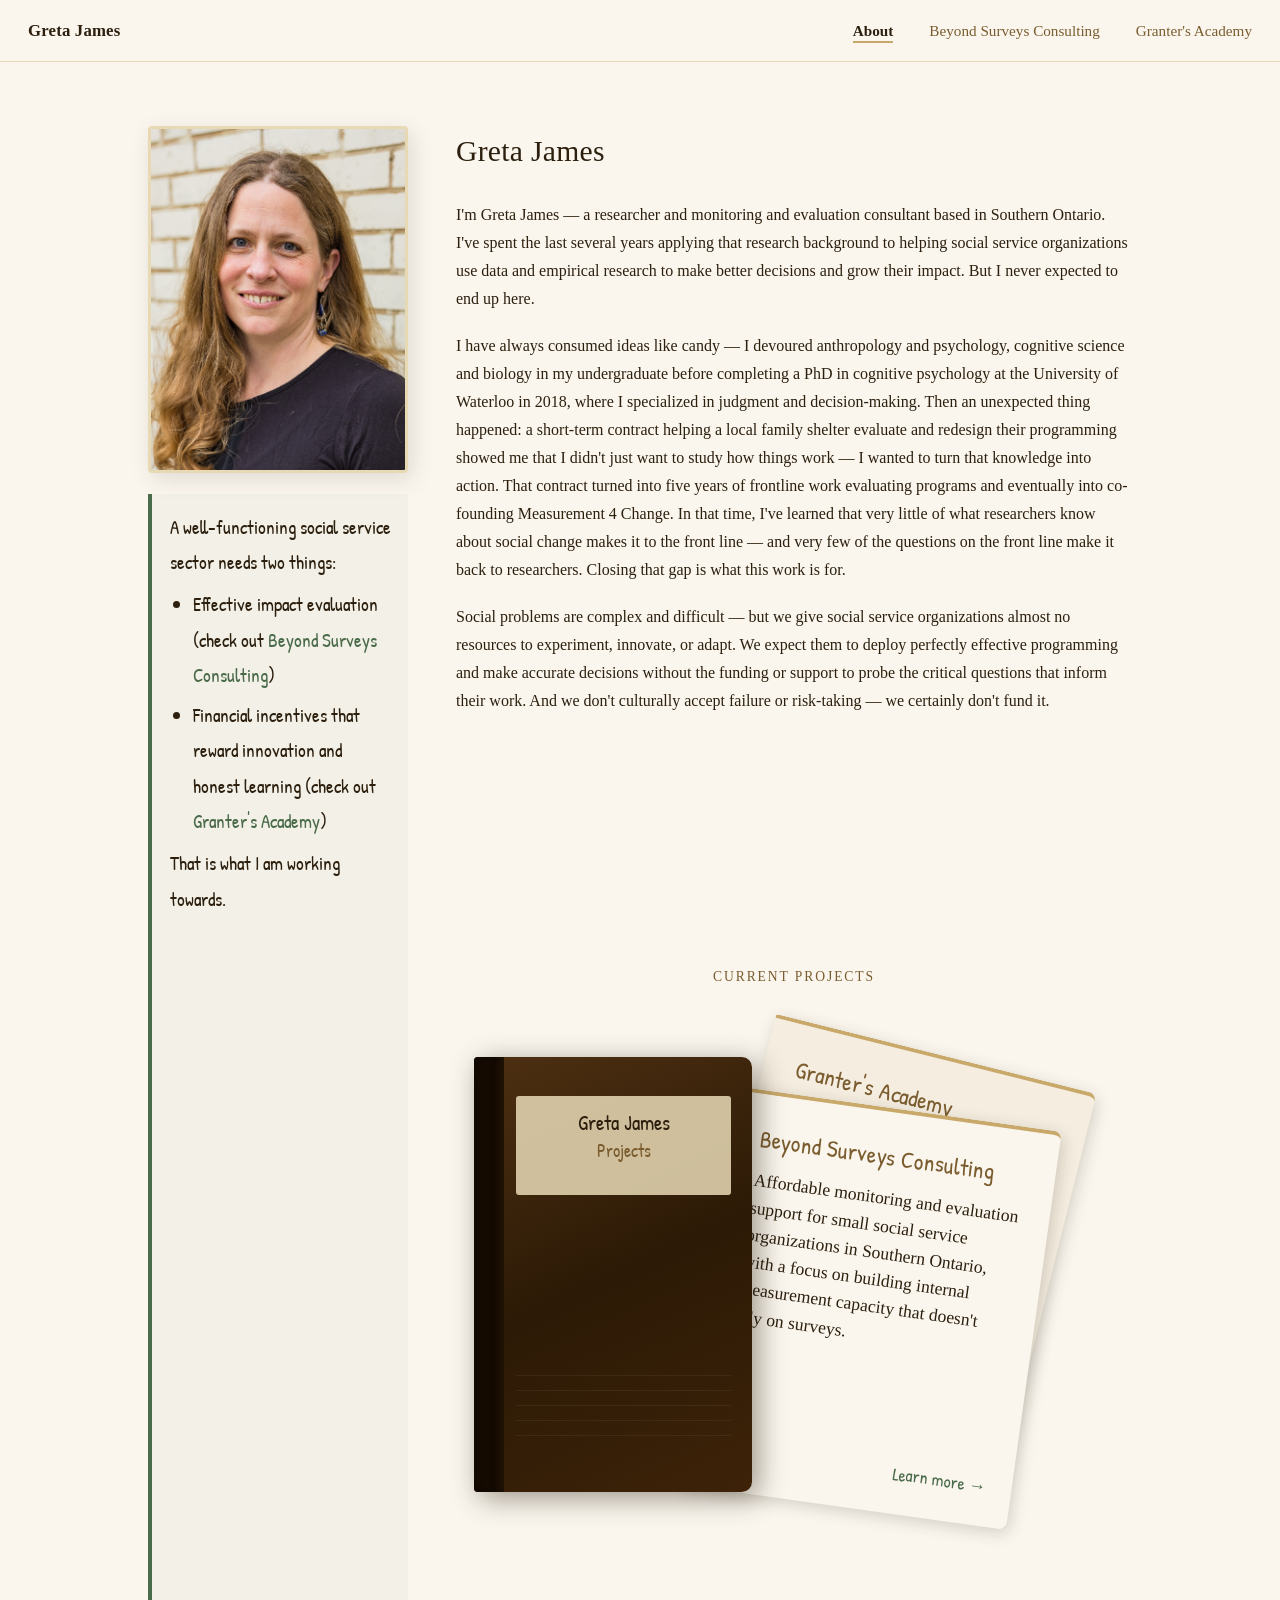
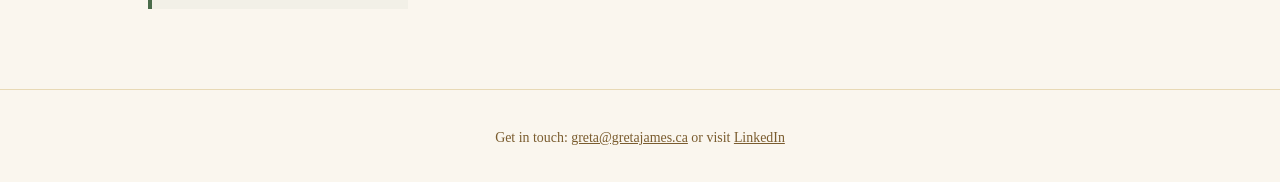
<file: index.html>
<!DOCTYPE html>
<html lang="en">
<head>
  <meta charset="UTF-8" />
  <meta name="viewport" content="width=device-width, initial-scale=1.0" />
  <title>Greta James</title>
  <link rel="preconnect" href="https://fonts.googleapis.com" />
  <link rel="preconnect" href="https://fonts.gstatic.com" crossorigin />
  <link href="https://fonts.googleapis.com/css2?family=Patrick+Hand&display=swap" rel="stylesheet" />

  <style>
    /* ─────────────────────────────────────────────────────────────
       DESIGN TOKENS — parchment palette
    ───────────────────────────────────────────────────────────── */
    :root {
      --parchment:  #FAF6EE;   /* page background              */
      --cream:      #E8D9B5;   /* surface / card background    */
      --amber:      #C8A96A;   /* accent / highlight           */
      --deep-brown: #7A5C2E;   /* primary text / borders       */
      --green:      #4A6B4A;   /* CTA / active accent          */
      --ink:        #2C1F0E;   /* body text / headings         */
    }

    /* ─────────────────────────────────────────────────────────────
       RESET & BASE
    ───────────────────────────────────────────────────────────── */
    *, *::before, *::after {
      box-sizing: border-box;
      margin: 0;
      padding: 0;
    }

    html { scroll-behavior: smooth; }

    body {
      font-family: Georgia, 'Times New Roman', serif;
      background: var(--parchment);
      color: var(--ink);
      line-height: 1.75;
    }

    a {
      color: var(--deep-brown);
      transition: color 0.2s;
    }
    a:hover { color: var(--green); }

    /* ─────────────────────────────────────────────────────────────
       LAYOUT CONTAINER
    ───────────────────────────────────────────────────────────── */
    .container {
      max-width: 1040px;
      margin: 0 auto;
      padding: 0 1.75rem;
    }

    /* ─────────────────────────────────────────────────────────────
       NAVBAR
    ───────────────────────────────────────────────────────────── */
    .site-nav {
      position: sticky;
      top: 0;
      z-index: 100;
      background: var(--parchment);
      border-bottom: 1px solid var(--cream);
      padding: 1rem 1.75rem;
      display: flex;
      align-items: center;
    }

    .nav-brand {
      font-family: Georgia, serif;
      font-size: 1.05rem;
      font-weight: bold;
      color: var(--ink);
      text-decoration: none;
      margin-right: auto;
      letter-spacing: 0.01em;
    }

    .nav-links {
      list-style: none;
      display: flex;
      gap: 2.25rem;
      align-items: center;
    }

    .nav-links a {
      text-decoration: none;
      font-size: 0.95rem;
      color: var(--deep-brown);
    }
    .nav-links a:hover { color: var(--green); }

    /* "About" — static current-page indicator, not a link */
    .nav-current {
      font-size: 0.95rem;
      color: var(--ink);
      font-weight: bold;
      border-bottom: 2px solid var(--amber);
      padding-bottom: 2px;
      cursor: default;
      user-select: none;
    }

    /* ─────────────────────────────────────────────────────────────
       ABOUT SECTION
       Left column: photo stacked above belief callout (260px)
       Right column: name + bio paragraphs (flexible)
    ───────────────────────────────────────────────────────────── */
    .about-section {
      padding: 4rem 0 0;
    }

    .about-grid {
      display: grid;
      grid-template-columns: 260px 1fr;
      gap: 3rem;
      align-items: stretch;
    }

    /* Left column — wraps photo and blockquote together */
    .about-left {
      display: flex;
      flex-direction: column;
      gap: 1.3rem;
    }

    .about-photo img {
      width: 100%;
      display: block;
      border-radius: 4px;
      border: 3px solid var(--cream);
      box-shadow: 4px 6px 22px rgba(44, 31, 14, 0.13);
    }

    /* ─────────────────────────────────────────────────────────────
       BLOCKQUOTE CALLOUT — positioned under photo, Patrick Hand font
    ───────────────────────────────────────────────────────────── */
    .belief-callout {
      font-family: 'Patrick Hand', cursive;
      font-size: 1.2rem;
      line-height: 1.85;
      border-left: 4px solid var(--green);
      background: rgba(74, 107, 74, 0.045);
      padding: 1rem 1rem 1rem 1.15rem;
      color: var(--ink);
      font-style: normal;
      flex: 1;                /* stretch to fill remaining left-column height */
    }

    .belief-callout p { margin: 0; }
    .belief-callout p + p { margin-top: 0.6rem; }

    .belief-callout ul {
      margin: 0.4rem 0 0.4rem 1.4rem;
      padding: 0;
    }
    .belief-callout li { margin-bottom: 0.25rem; }

    .belief-callout a { color: var(--green); text-decoration: none; }
    .belief-callout a:hover { color: var(--deep-brown); }

    /* Bio text — right column */
    .about-text h1 {
      font-size: 1.85rem;
      font-weight: normal;
      color: var(--ink);
      margin-bottom: 1.4rem;
      letter-spacing: 0.01em;
    }

    .about-text p {
      font-size: 1rem;
      margin-bottom: 1.2rem;
    }

    /* ─────────────────────────────────────────────────────────────
       PROJECTS SECTION
       Flush against the about section (padding-top: 0) so the green
       callout extension continues without a gap.
       Same 260px | 1fr grid as the about section keeps columns aligned.
    ───────────────────────────────────────────────────────────── */
    .projects-section {
      padding: 0 0 5rem;
    }

    .projects-grid {
      display: grid;
      grid-template-columns: 260px 1fr;
      gap: 3rem;
      align-items: stretch;   /* makes callout-extension fill full row height */
    }

    /* Empty left column — continues the green callout visually */
    .callout-extension {
      border-left: 4px solid var(--green);
      background: rgba(74, 107, 74, 0.045);
    }

    /* Right column — heading + notebook, centered within the column */
    .projects-right {
      padding-top: 2rem;      /* cinch up: small gap between bio text and heading */
    }

    .projects-right h2 {
      font-size: 0.85rem;
      font-weight: normal;
      color: var(--deep-brown);
      text-transform: uppercase;
      letter-spacing: 0.14em;
      text-align: center;
      margin-bottom: 3rem;
    }

    /* ─────────────────────────────────────────────────────────────
       NOTEBOOK GRAPHIC — desktop (1.5× scale from original)

       Dimensions scaled from original design:
         wrapper:  480 × 320  →  640 × 520px
         cover:    185 × 290  →  278 × 435px
         spine:    20px       →  30px
         cards:    220 × 268  →  330 × 402px
         card left: 130       →  205px

       Cards pivot from left bottom — tops fan to the right, bottoms
       stay tucked behind the notebook cover. Both cards share the same
       top: 25px; different rotation angles separate the titles.
    ───────────────────────────────────────────────────────────── */
    .notebook-scene {
      display: flex;
      justify-content: center;
      align-items: flex-start;
      padding: 20px 0 2rem;
    }

    .notebook-wrapper {
      position: relative;
      width: 640px;
      height: 520px;
    }

    /* ── Notebook cover ───────────────────────────────────────── */
    .notebook-cover {
      position: absolute;
      left: 0;
      top: 0;
      width: 278px;
      height: 435px;
      background: linear-gradient(155deg, #4E3012 0%, #2C1A06 50%, #3D2208 100%);
      border-radius: 4px 10px 10px 4px;
      box-shadow: 6px 6px 28px rgba(44, 31, 14, 0.45);
      z-index: 10;
      overflow: hidden;
    }

    /* Spine — darker left strip */
    .notebook-cover::before {
      content: '';
      position: absolute;
      left: 0; top: 0; bottom: 0;
      width: 30px;
      background: linear-gradient(90deg, #140A02 70%, #2C1A08 100%);
      box-shadow: inset -3px 0 8px rgba(0, 0, 0, 0.4);
    }

    /* Label rectangle on cover face (cream block behind text) */
    .notebook-cover::after {
      content: '';
      position: absolute;
      top: 39px;
      left: 42px; right: 21px;
      height: 99px;
      background: var(--cream);
      border-radius: 3px;
      opacity: 0.86;
    }

    /* Text sitting inside the cover label */
    .notebook-label-text {
      position: absolute;
      top: 51px;
      left: 48px; right: 27px;
      z-index: 12;
      pointer-events: none;
      font-family: 'Patrick Hand', cursive;
      line-height: 1.35;
      text-align: center;
    }
    .notebook-label-text .label-name {
      display: block;
      font-size: 1.3rem;
      color: var(--ink);
    }
    .notebook-label-text .label-sub {
      display: block;
      font-size: 1.1rem;
      color: var(--deep-brown);
      margin-top: 3px;
    }

    /* Decorative ruled lines near the bottom of the cover */
    .notebook-rules {
      position: absolute;
      bottom: 42px;
      left: 42px; right: 21px;
      z-index: 12;
      pointer-events: none;
    }
    .notebook-rules span {
      display: block;
      height: 1px;
      background: rgba(255, 255, 255, 0.06);
      margin-bottom: 14px;
      border-radius: 1px;
    }

    /* ── Project cards ────────────────────────────────────────── */
    /*
     * Both cards anchor at left: 205px — ~73px is hidden behind the
     * notebook cover at the bottom; the top fans away to the right.
     * transform-origin: left bottom → pivot is the bottom-left corner,
     * so positive rotation tips the top away from the book while the
     * bottom stays tucked behind the cover.
     *
     * Card 1 (Beyond Surveys)    — front,  +8°,  top:  25px
     * Card 2 (Granter's Academy) — behind, +14°, top: -55px (raised so title clears card-1)
     *
     * FUTURE EXPANSION: when a third project is ready, uncomment .card-3
     * and add its HTML element before .card-2.
     */
    .project-card {
      position: absolute;
      left: 205px;
      width: 330px;
      height: 402px;
      padding: 1.8rem 1.6rem 1.5rem 2rem;
      border-radius: 3px 8px 8px 3px;
      box-shadow: 3px 4px 16px rgba(44, 31, 14, 0.18);
      text-decoration: none;
      color: var(--ink);
      display: flex;
      flex-direction: column;
      transform-origin: left bottom;
      transition: transform 0.22s ease, box-shadow 0.22s ease;
      border-top: 4px solid var(--amber);
    }

    /* Card 1 — Beyond Surveys Consulting (frontmost) */
    .card-1 {
      top: 25px;
      background: var(--parchment);
      transform: rotate(8deg);
      z-index: 8;
    }
    .card-1:hover {
      transform: rotate(8deg) translateX(15px);
      box-shadow: 6px 5px 22px rgba(44, 31, 14, 0.28);
    }

    /* Card 2 — Granter's Academy (behind, raised so title tab is visible) */
    .card-2 {
      top: -55px;
      background: #F4EDE0;
      transform: rotate(14deg);
      z-index: 7;
    }
    .card-2:hover {
      transform: rotate(14deg) translateX(15px);
      box-shadow: 6px 5px 22px rgba(44, 31, 14, 0.28);
    }

    /* "Learn more →" on the front card pushed to bottom-right */
    .card-1 .card-link {
      align-self: flex-end;
    }

    /* FUTURE: Card 3 — third project (behind card 2)
    .card-3 {
      top: 25px;
      background: #EDE4D3;
      transform: rotate(20deg);
      z-index: 6;
    }
    .card-3:hover {
      transform: rotate(20deg) translateX(15px);
      box-shadow: 6px 5px 22px rgba(44, 31, 14, 0.28);
    }
    */

    .card-title {
      font-family: 'Patrick Hand', cursive;
      font-size: 1.47rem;
      color: var(--deep-brown);
      line-height: 1.35;
      margin-bottom: 0.8rem;
    }

    .card-description {
      font-size: 1.1rem;
      line-height: 1.55;
      color: var(--ink);
      flex: 1;
    }

    .card-link {
      display: block;
      font-family: 'Patrick Hand', cursive;
      font-size: 1.1rem;
      color: var(--green);
      margin-top: 0.85rem;
    }

    /* ─────────────────────────────────────────────────────────────
       MOBILE — tap-to-reveal drawer
    ───────────────────────────────────────────────────────────── */
    .mobile-projects {
      display: none;
      text-align: center;
    }

    .mobile-drawer-trigger {
      display: inline-flex;
      align-items: center;
      gap: 1rem;
      background: none;
      border: none;
      cursor: pointer;
      padding: 0;
      font-family: Georgia, serif;
    }

    .mobile-notebook-icon {
      width: 68px;
      height: 96px;
      background: linear-gradient(155deg, #4E3012 0%, #2C1A06 50%, #3D2208 100%);
      border-radius: 2px 5px 5px 2px;
      position: relative;
      box-shadow: 3px 3px 12px rgba(44, 31, 14, 0.42);
      flex-shrink: 0;
    }
    .mobile-notebook-icon::before {
      content: '';
      position: absolute;
      left: 0; top: 0; bottom: 0;
      width: 12px;
      background: #140A02;
      border-radius: 2px 0 0 2px;
    }

    .mobile-tap-hint {
      font-family: 'Patrick Hand', cursive;
      font-size: 0.95rem;
      color: var(--deep-brown);
      text-align: left;
      line-height: 1.4;
    }

    .mobile-drawer {
      max-height: 0;
      overflow: hidden;
      transition: max-height 0.35s ease;
    }
    .mobile-drawer.open {
      max-height: 600px;
      margin-top: 1.5rem;
    }

    .mobile-card {
      display: block;
      background: var(--parchment);
      border-left: 4px solid var(--amber);
      border-radius: 3px;
      padding: 1rem 1.25rem;
      text-decoration: none;
      color: var(--ink);
      text-align: left;
      margin-bottom: 1rem;
      box-shadow: 2px 2px 8px rgba(44, 31, 14, 0.1);
    }
    .mobile-card:hover { background: var(--cream); }

    .mobile-card-title {
      font-family: 'Patrick Hand', cursive;
      font-size: 1rem;
      color: var(--deep-brown);
      margin-bottom: 0.4rem;
    }
    .mobile-card-desc {
      font-size: 0.85rem;
      line-height: 1.5;
    }
    .mobile-card-link {
      display: block;
      font-family: 'Patrick Hand', cursive;
      font-size: 0.82rem;
      color: var(--green);
      margin-top: 0.5rem;
    }

    /* ─────────────────────────────────────────────────────────────
       FOOTER
    ───────────────────────────────────────────────────────────── */
    .site-footer {
      padding: 2.25rem 0 2rem;
      border-top: 1px solid var(--cream);
      text-align: center;
      font-size: 0.87rem;
      color: var(--deep-brown);
    }
    .site-footer a { color: var(--deep-brown); }
    .site-footer a:hover { color: var(--green); }

    /* ─────────────────────────────────────────────────────────────
       RESPONSIVE
    ───────────────────────────────────────────────────────────── */
    @media (max-width: 660px) {
      .about-grid {
        grid-template-columns: 1fr;
        gap: 1.5rem;
      }
      .about-left {
        max-width: 250px;
        margin: 0 auto;
      }
      .projects-grid {
        grid-template-columns: 1fr;
      }
      .callout-extension { display: none; }  /* no empty column on mobile */
      .about-section { padding: 2.5rem 0 2rem; }
      .projects-section { padding: 1rem 0 3.5rem; }
      .projects-right { padding-top: 0; }
    }

    @media (max-width: 480px) {
      .nav-links { gap: 1rem; }
      .nav-links a, .nav-current { font-size: 0.85rem; }
    }
  </style>
</head>
<body>

  <!-- ────────────────────────────────────────────────────────────
       NAVBAR
       "About" is static text (current page indicator), not a link.
       Three destinations: About (here), Beyond Surveys, Granter's Academy.
  ─────────────────────────────────────────────────────────────── -->
  <nav class="site-nav" aria-label="Main navigation">
    <a href="/" class="nav-brand">Greta James</a>
    <ul class="nav-links">
      <li>
        <span class="nav-current" aria-current="page">About</span>
      </li>
      <li>
        <a href="beyondsurveys/">Beyond Surveys Consulting</a>
      </li>
      <li>
        <a href="grantersacademy/">Granter's Academy</a>
      </li>
    </ul>
  </nav>

  <!-- ────────────────────────────────────────────────────────────
       ABOUT
       Left column: photo + belief callout stacked vertically (260px)
       Right column: name heading + three bio paragraphs
  ─────────────────────────────────────────────────────────────── -->
  <section class="about-section" id="about">
    <div class="container">
      <div class="about-grid">

        <!-- Left column: photo stacked above belief callout -->
        <div class="about-left">

          <div class="about-photo">
            <img
              src="assets/Professional head shot.jpg"
              alt="Greta James — researcher and monitoring and evaluation consultant"
            />
          </div>

          <blockquote class="belief-callout">
            <p>A well-functioning social service sector needs two things:</p>
            <ul>
              <li>Effective impact evaluation (check out <a href="beyondsurveys/">Beyond Surveys Consulting</a>)</li>
              <li>Financial incentives that reward innovation and honest learning (check out <a href="grantersacademy/">Granter's Academy</a>)</li>
            </ul>
            <p>That is what I am working towards.</p>
          </blockquote>

        </div>

        <!-- Right column: bio -->
        <div class="about-text">
          <h1>Greta James</h1>

          <p>I'm Greta James — a researcher and monitoring and evaluation consultant based in Southern Ontario. I've spent the last several years applying that research background to helping social service organizations use data and empirical research to make better decisions and grow their impact. But I never expected to end up here.</p>

          <p>I have always consumed ideas like candy — I devoured anthropology and psychology, cognitive science and biology in my undergraduate before completing a PhD in cognitive psychology at the University of Waterloo in 2018, where I specialized in judgment and decision-making. Then an unexpected thing happened: a short-term contract helping a local family shelter evaluate and redesign their programming showed me that I didn't just want to study how things work — I wanted to turn that knowledge into action. That contract turned into five years of frontline work evaluating programs and eventually into co-founding Measurement 4 Change. In that time, I've learned that very little of what researchers know about social change makes it to the front line — and very few of the questions on the front line make it back to researchers. Closing that gap is what this work is for.</p>

          <p>Social problems are complex and difficult — but we give social service organizations almost no resources to experiment, innovate, or adapt. We expect them to deploy perfectly effective programming and make accurate decisions without the funding or support to probe the critical questions that inform their work. And we don't culturally accept failure or risk-taking — we certainly don't fund it.</p>

        </div>
      </div>
    </div>
  </section>

  <!-- ────────────────────────────────────────────────────────────
       CURRENT PROJECTS — notebook graphic
  ─────────────────────────────────────────────────────────────── -->
  <section class="projects-section" id="projects">
    <div class="container">
      <div class="projects-grid">

        <!-- Left col: empty green extension of the callout above -->
        <div class="callout-extension" aria-hidden="true"></div>

        <!-- Right col: heading + notebook, centered within the about-text column -->
        <div class="projects-right">

      <h2>Current Projects</h2>

      <!-- Desktop: fanning notebook graphic, centered in container -->
      <div class="notebook-scene" id="notebookScene" aria-label="Current projects">
        <div class="notebook-wrapper">

          <!--
            Cards rendered BEFORE the cover so the cover's z-index sits on top.
            Fan order (back to front): card-2, card-1.

            FUTURE EXPANSION — when a third project is ready:
              1. Add <a class="project-card card-3"> here, before card-2
              2. Uncomment the .card-3 CSS rule above
              3. No other layout changes needed
          -->

          <!-- Card 2: Granter's Academy — behind, raised so title tab is visible -->
          <a href="grantersacademy/" class="project-card card-2">
            <span class="card-title">Granter's Academy</span>
            <p class="card-description">Coming soon.</p>
            <span class="card-link">Learn more →</span>
          </a>

          <!-- Card 1: Beyond Surveys Consulting — front -->
          <a href="beyondsurveys/" class="project-card card-1">
            <span class="card-title">Beyond Surveys Consulting</span>
            <p class="card-description">Affordable monitoring and evaluation support for small social service organizations in Southern Ontario, with a focus on building internal measurement capacity that doesn't rely on surveys.</p>
            <span class="card-link">Learn more →</span>
          </a>

          <!-- Notebook cover — highest z-index, sits on top of cards -->
          <div class="notebook-cover" aria-hidden="true">
            <div class="notebook-label-text">
              <span class="label-name">Greta James</span>
              <span class="label-sub">Projects</span>
            </div>
            <div class="notebook-rules" aria-hidden="true">
              <span></span>
              <span></span>
              <span></span>
              <span></span>
              <span></span>
            </div>
          </div>

        </div>
      </div>

      <!-- Mobile: tap-to-reveal drawer (JS swaps in at ≤ 660px) -->
      <div class="mobile-projects" id="mobileProjects">
        <button
          class="mobile-drawer-trigger"
          id="drawerTrigger"
          aria-expanded="false"
          aria-controls="mobileDrawer"
        >
          <div class="mobile-notebook-icon" aria-hidden="true"></div>
          <span class="mobile-tap-hint">Tap to explore<br>current projects</span>
        </button>

        <div class="mobile-drawer" id="mobileDrawer" role="list">

          <a href="beyondsurveys/" class="mobile-card" role="listitem">
            <div class="mobile-card-title">Beyond Surveys Consulting</div>
            <p class="mobile-card-desc">Affordable monitoring and evaluation support for small social service organizations in Southern Ontario.</p>
            <span class="mobile-card-link">Learn more →</span>
          </a>

          <a href="grantersacademy/" class="mobile-card" role="listitem">
            <div class="mobile-card-title">Granter's Academy</div>
            <p class="mobile-card-desc">Coming soon.</p>
            <span class="mobile-card-link">Learn more →</span>
          </a>

        </div>
        </div><!-- /mobile-projects -->

        </div><!-- /projects-right -->

      </div><!-- /projects-grid -->
    </div><!-- /container -->
  </section>

  <!-- ────────────────────────────────────────────────────────────
       FOOTER
  ─────────────────────────────────────────────────────────────── -->
  <footer class="site-footer">
    <div class="container">
      <p>
        Get in touch:
        <a href="mailto:greta@gretajames.ca">greta@gretajames.ca</a>
        or visit
        <a href="https://www.linkedin.com/in/greta-james/" target="_blank" rel="noopener noreferrer">LinkedIn</a>
      </p>
    </div>
  </footer>

  <!-- ────────────────────────────────────────────────────────────
       JAVASCRIPT — mobile notebook drawer
  ─────────────────────────────────────────────────────────────── -->
  <script>
    (function () {
      var MOBILE_BREAKPOINT = 660;

      var scene   = document.getElementById('notebookScene');
      var mobile  = document.getElementById('mobileProjects');
      var trigger = document.getElementById('drawerTrigger');
      var drawer  = document.getElementById('mobileDrawer');

      function applyLayout() {
        if (window.innerWidth <= MOBILE_BREAKPOINT) {
          scene.style.display  = 'none';
          mobile.style.display = 'block';
        } else {
          scene.style.display  = 'flex';
          mobile.style.display = 'none';
          drawer.classList.remove('open');
          trigger.setAttribute('aria-expanded', 'false');
        }
      }

      trigger.addEventListener('click', function () {
        var isOpen = drawer.classList.contains('open');
        drawer.classList.toggle('open', !isOpen);
        trigger.setAttribute('aria-expanded', String(!isOpen));
      });

      applyLayout();
      window.addEventListener('resize', applyLayout);
    }());
  </script>

<script data-goatcounter="https://gretajames.goatcounter.com/count"
        async src="//gc.zgo.at/count.js"></script>
</body>
</html>
</file>
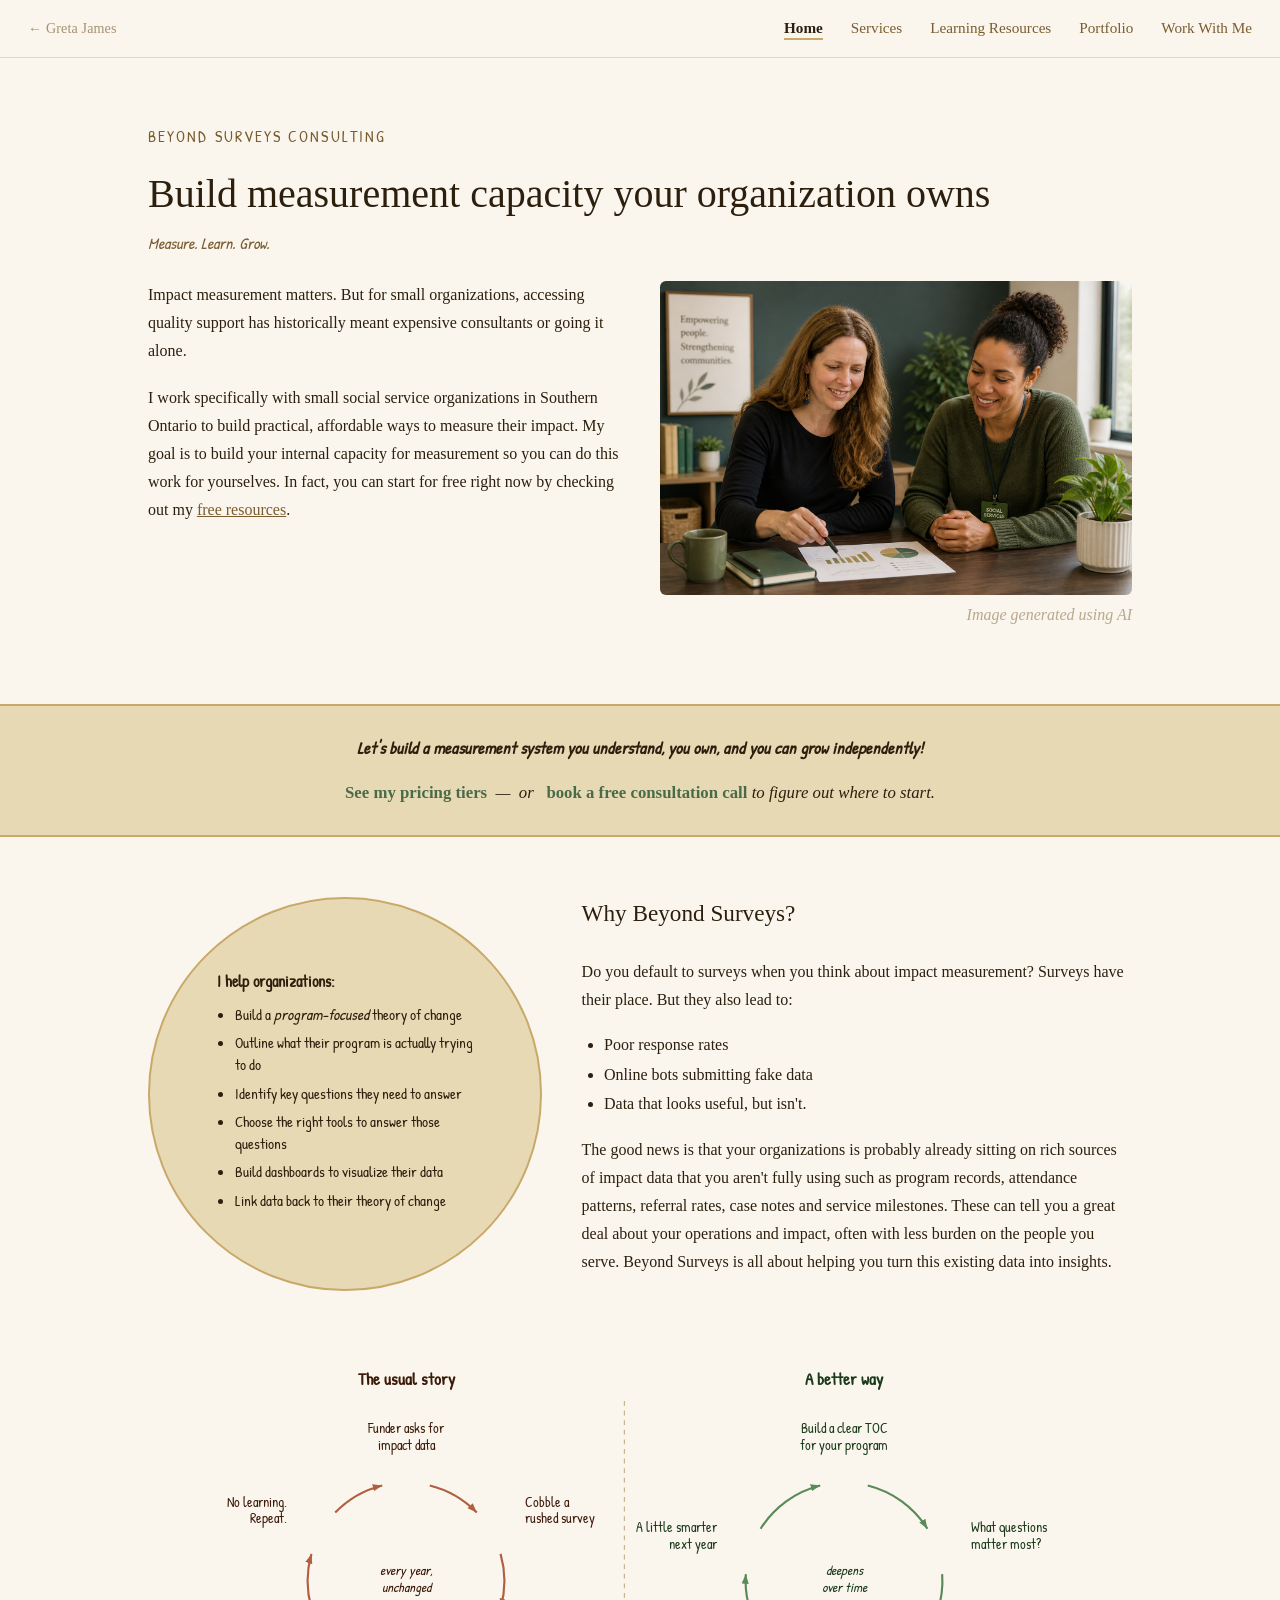
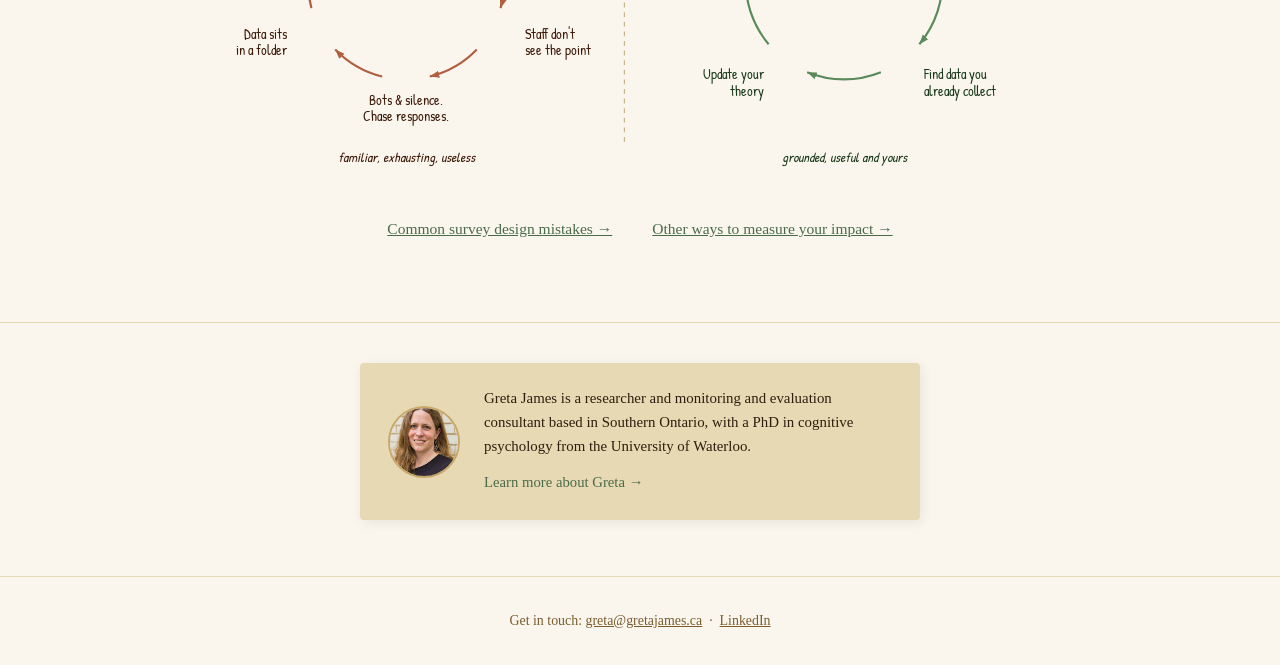
<file: beyondsurveys/index.html>
<!DOCTYPE html>
<html lang="en">
<head>
  <meta charset="UTF-8" />
  <meta name="viewport" content="width=device-width, initial-scale=1.0" />
  <title>Beyond Surveys Consulting — Measure. Learn. Grow.</title>
  <link rel="preconnect" href="https://fonts.googleapis.com" />
  <link rel="preconnect" href="https://fonts.gstatic.com" crossorigin />
  <link href="https://fonts.googleapis.com/css2?family=Patrick+Hand&display=swap" rel="stylesheet" />
  <!-- Shared Beyond Surveys stylesheet: tokens, reset, nav, bio card, footer -->
  <link rel="stylesheet" href="style.css" />

  <style>
    /* ─────────────────────────────────────────────────────────────
       HOME PAGE — page-specific styles
    ───────────────────────────────────────────────────────────── */

    /* ─────────────────────────────────────────────────────────────
       INTRO SECTION
       Brand name, tagline, two paragraphs of positioning copy.
    ───────────────────────────────────────────────────────────── */
    .intro-section {
      padding: 4rem 0 3.5rem;
    }

    .intro-brand {
      font-family: 'Patrick Hand', cursive;
      font-size: 0.9rem;
      text-transform: uppercase;
      letter-spacing: 0.13em;
      color: var(--deep-brown);
      margin-bottom: 0.75rem;
    }

    .intro-section h1 {
      font-size: 2.5rem;
      font-weight: normal;
      color: var(--ink);
      line-height: 1.25;
      margin-bottom: 0.6rem;
    }

    .intro-tagline {
      font-family: 'Patrick Hand', cursive;
      font-size: 1.1rem;
      color: var(--deep-brown);
      font-style: italic;
      margin-bottom: 2rem;
    }

    .intro-section p {
      font-size: 1rem;
      margin-bottom: 1.2rem;
    }

    /* ─────────────────────────────────────────────────────────────
       PRICING / CTA BLOCK
       Visually separated above and below with amber borders.
       Cream background lifts it off the page background.
    ───────────────────────────────────────────────────────────── */
    .cta-block {
      background: var(--cream);
      border-top: 2px solid var(--amber);
      border-bottom: 2px solid var(--amber);
      padding: 1.75rem 0;
      text-align: center;
    }

    .cta-block p {
      font-size: 1.05rem;
      color: var(--ink);
      font-style: italic;
    }

    .cta-block a {
      color: var(--green);
      font-style: normal;
      font-weight: bold;
      text-decoration: none;
    }
    .cta-block a:hover { color: var(--deep-brown); }

    /* ─────────────────────────────────────────────────────────────
       OUR APPROACH SECTION
    ───────────────────────────────────────────────────────────── */
    .approach-section {
      padding: 3.5rem 0 1.5rem;
    }

    .approach-section h2 {
      font-size: 1.45rem;
      font-weight: normal;
      color: var(--ink);
      margin-bottom: 1.5rem;
    }

    .approach-section p {
      font-size: 1rem;
      margin-bottom: 1.2rem;
    }

    /* ─────────────────────────────────────────────────────────────
       LIFECYCLE GRAPHIC
       Scrolls horizontally on small screens rather than shrinking
       the SVG text to illegibility.
    ───────────────────────────────────────────────────────────── */
    .lifecycle-graphic {
      overflow-x: auto;
      -webkit-overflow-scrolling: touch;
      margin: 2.5rem 0 1rem;
    }
    .lifecycle-graphic svg {
      display: block;
      min-width: 640px;
      width: 100%;
    }

    /* Resource links row — sits below the lifecycle graphic */
    .resource-links {
      margin: 1.5rem 0 3.5rem;
      display: flex;
      justify-content: center;
      gap: 2.5rem;
      flex-wrap: wrap;
      font-size: 0.97rem;
    }

    /* Center the bio card on this page */
    .bio-card-section .bio-card {
      margin: 0 auto;
    }

    .resource-links a { color: var(--green); }
    .resource-links a:hover { color: var(--deep-brown); }

    /* ─────────────────────────────────────────────────────────────
       INTRO TWO-COLUMN LAYOUT
       Text left (~50%), image right (~50%)
    ───────────────────────────────────────────────────────────── */
    .intro-layout {
      display: flex;
      gap: 2.5rem;
      align-items: flex-start;
      margin-top: 1.5rem;
    }
    .intro-text {
      flex: 1 1 0;
      min-width: 0;
    }
    .intro-image {
      flex: 1 1 0;
      min-width: 0;
    }
    .intro-image img {
      width: 100%;
      height: auto;
      border-radius: 6px;
      display: block;
    }
    .ai-caption {
      font-size: 0.72rem;
      color: var(--deep-brown);
      opacity: 0.5;
      margin-top: 0.35rem;
      text-align: right;
      font-style: italic;
    }

    /* ─────────────────────────────────────────────────────────────
       CTA TAGLINE — Patrick Hand bold, above the pricing links
    ───────────────────────────────────────────────────────────── */
    .cta-tagline {
      font-family: 'Patrick Hand', cursive;
      font-size: 1.25rem;
      font-weight: bold;
      font-style: normal;
      color: var(--ink);
      margin-bottom: 0.9rem;
    }

    /* ─────────────────────────────────────────────────────────────
       APPROACH TWO-COLUMN LAYOUT
       Circle left (~40%), "Why Beyond Surveys?" right (~60%)
    ───────────────────────────────────────────────────────────── */
    .approach-layout {
      display: flex;
      gap: 2.5rem;
      align-items: center;
      margin-bottom: 2.5rem;
    }
    .approach-circle-col {
      flex: 0 0 40%;
    }
    .approach-circle {
      width: 100%;
      aspect-ratio: 1;
      background: var(--cream);
      border: 2px solid var(--amber);
      border-radius: 50%;
      display: flex;
      flex-direction: column;
      justify-content: center;
      align-items: flex-start;
      padding: 17%;
      box-sizing: border-box;
      font-family: 'Patrick Hand', cursive;
      font-size: 0.95rem;
      line-height: 1.45;
    }
    .approach-circle strong {
      display: block;
      font-size: 1rem;
      margin-bottom: 0.65rem;
      color: var(--ink);
    }
    .approach-circle ul {
      margin: 0;
      padding-left: 1.1rem;
    }
    .approach-circle li {
      margin-bottom: 0.4rem;
    }
    .approach-why {
      flex: 1 1 0;
      min-width: 0;
    }
    .approach-why ul {
      margin: 0.4rem 0 1.2rem 1.4rem;
      line-height: 1.55;
    }
    .approach-why li {
      margin-bottom: 0.3rem;
    }

    /* ─────────────────────────────────────────────────────────────
       RESPONSIVE — home page specific
    ───────────────────────────────────────────────────────────── */
    @media (max-width: 680px) {
      .intro-layout { flex-direction: column; }
      .approach-layout { flex-direction: column; align-items: stretch; }
      .approach-circle {
        border-radius: 14px;
        aspect-ratio: auto;
        padding: 1.5rem 1.75rem;
      }
    }
    @media (max-width: 560px) {
      .intro-section { padding: 2.5rem 0 2rem; }
      .intro-section h1 { font-size: 1.8rem; }
      .approach-section { padding: 2.5rem 0 1rem; }
      .resource-links { flex-direction: column; gap: 0.85rem; }
    }
  </style>
</head>
<body>

  <!-- ────────────────────────────────────────────────────────────
       NAVBAR
       ← Greta James  (back-link, secondary)
       Home | Services | Learning Resources | Portfolio | Work With Me
  ─────────────────────────────────────────────────────────────── -->
  <nav class="site-nav" aria-label="Beyond Surveys navigation">
    <a href="../" class="nav-back">← Greta James</a>
    <ul class="nav-links">
      <li>
        <span class="nav-current" aria-current="page">Home</span>
      </li>
      <li><a href="services.html">Services</a></li>
      <li><a href="learning.html">Learning Resources</a></li>
      <li><a href="portfolio.html">Portfolio</a></li>
      <li><a href="workwithme.html">Work With Me</a></li>
    </ul>
  </nav>

  <!-- ────────────────────────────────────────────────────────────
       INTRO SECTION
  ─────────────────────────────────────────────────────────────── -->
  <section class="intro-section">
    <div class="container">

      <p class="intro-brand">Beyond Surveys Consulting</p>
      <h1>Build measurement capacity your organization owns</h1>
      <p class="intro-tagline">Measure. Learn. Grow.</p>

      <div class="intro-layout">
        <div class="intro-text">
          <p>Impact measurement matters. But for small organizations, accessing quality support has historically meant expensive consultants or going it alone.</p>
          <p>I work specifically with small social service organizations in Southern Ontario to build practical, affordable ways to measure their impact. My goal is to build your internal capacity for measurement so you can do this work for yourselves. In fact, you can start for free right now by checking out my <a href="learning.html">free resources</a>.</p>
        </div>
        <div class="intro-image">
          <img src="../assets/generic consulting image.png" alt="Consulting support for small social service organizations" />
          <p class="ai-caption">Image generated using AI</p>
        </div>
      </div>

    </div>
  </section>

  <!-- ────────────────────────────────────────────────────────────
       PRICING / CTA BLOCK
  ─────────────────────────────────────────────────────────────── -->
  <div class="cta-block">
    <div class="container">
      <p class="cta-tagline">Let's build a measurement system you understand, you own, and you can grow independently!</p>
      <p>
        <a href="services.html">See my pricing tiers</a>
        &nbsp;—&nbsp; or &nbsp;
        <!-- TODO: replace with booking link when calendar integration is ready -->
        <a href="mailto:greta@gretajames.ca?subject=Free%20Consultation%20Request">book a free consultation call</a>
        to figure out where to start.
      </p>
    </div>
  </div>

  <!-- ────────────────────────────────────────────────────────────
       OUR APPROACH
  ─────────────────────────────────────────────────────────────── -->
  <section class="approach-section">
    <div class="container">

      <div class="approach-layout">

        <!-- Left: circle with "I help organizations" list (Patrick Hand) -->
        <div class="approach-circle-col">
          <div class="approach-circle">
            <strong>I help organizations:</strong>
            <ul>
              <li>Build a <em>program-focused</em> theory of change</li>
              <li>Outline what their program is actually trying to do</li>
              <li>Identify key questions they need to answer</li>
              <li>Choose the right tools to answer those questions</li>
	      <li>Build dashboards to visualize their data</li>
	      <li>Link data back to their theory of change</li>

            </ul>
          </div>
        </div>

        <!-- Right: "Why Beyond Surveys?" -->
        <div class="approach-why">
          <h2>Why Beyond Surveys?</h2>
          <p>Do you default to surveys when you think about impact measurement? Surveys have their place. But they also lead to:</p>
          <ul>
            <li>Poor response rates</li>
            <li>Online bots submitting fake data</li>
            <li>Data that looks useful, but isn't.</li>
          </ul>
          <p>The good news is that your organizations is probably already sitting on rich sources of impact data that you aren't fully using such as program records, attendance patterns, referral rates, case notes and service milestones. These can tell you a great deal about your operations and impact, often with less burden on the people you serve. Beyond Surveys is all about helping you turn this existing data into insights.</p>
        </div>

      </div>

      <!-- ── LIFECYCLE GRAPHIC ──────────────────────────────────
           Two circular lifecycle diagrams side by side.
           Left:  "The usual story"  — 6 steps, red-brown tones
           Right: "A better way"    — 5 steps, green tones
           Font: Patrick Hand throughout; no boxes around labels.
           Scrollable on small screens via .lifecycle-graphic wrapper.
      ─────────────────────────────────────────────────────────── -->
      <div class="lifecycle-graphic">
        <svg xmlns="http://www.w3.org/2000/svg"
             viewBox="0 0 820 380"
             role="img"
             aria-label="Two circular lifecycle diagrams. Left: The usual story — a survey-heavy loop. Right: A better way — an adaptive measurement cycle.">
          <title>Measurement lifecycle: The usual story vs. A better way</title>

          <defs>
            <!-- Open arrowheads at path ends, oriented to path direction -->
            <marker id="arrow-red" markerWidth="9" markerHeight="7"
                    refX="8" refY="3.5" orient="auto"
                    markerUnits="userSpaceOnUse">
              <path d="M 0 0.5 L 8 3.5 L 0 6.5 Z" fill="#B06040"/>
            </marker>
            <marker id="arrow-green" markerWidth="9" markerHeight="7"
                    refX="8" refY="3.5" orient="auto"
                    markerUnits="userSpaceOnUse">
              <path d="M 0 0.5 L 8 3.5 L 0 6.5 Z" fill="#5A8A5A"/>
            </marker>
          </defs>


          <!-- ═══════════════════════════════════════════════════
               LEFT CIRCLE — "The usual story"
               cx=215, cy=205, r=82
               6 steps clockwise from top (-90°, -30°, 30°, 90°, 150°, 210°)
               Arc gap: 14° each side of each step
          ════════════════════════════════════════════════════ -->

          <text x="215" y="42" text-anchor="middle"
                font-family="'Patrick Hand', cursive"
                font-size="14" font-weight="bold" fill="#3D1A08">The usual story</text>

          <!-- Arcs (clockwise, red-brown) -->
          <g stroke="#B06040" stroke-width="1.8" fill="none" marker-end="url(#arrow-red)">
            <path d="M 234.8 125.4 A 82 82 0 0 1 274.0 148.0"/><!-- 1→2 -->
            <path d="M 293.8 182.4 A 82 82 0 0 1 293.8 227.6"/><!-- 2→3 -->
            <path d="M 274.0 262.0 A 82 82 0 0 1 234.8 284.6"/><!-- 3→4 -->
            <path d="M 195.2 284.6 A 82 82 0 0 1 156.0 262.0"/><!-- 4→5 -->
            <path d="M 136.2 227.6 A 82 82 0 0 1 136.2 182.4"/><!-- 5→6 -->
            <path d="M 156.0 148.0 A 82 82 0 0 1 195.2 125.4"/><!-- 6→1 -->
          </g>

          <!-- Step labels -->
          <g font-family="'Patrick Hand', cursive" font-size="12" fill="#3D1A08">
            <!-- 1: top -->
            <text x="215" y="82"  text-anchor="middle">Funder asks for</text>
            <text x="215" y="96"  text-anchor="middle">impact data</text>
            <!-- 2: upper right -->
            <text x="314" y="143" text-anchor="start">Cobble a</text>
            <text x="314" y="157" text-anchor="start">rushed survey</text>
            <!-- 3: lower right -->
            <text x="314" y="253" text-anchor="start">Staff don't</text>
            <text x="314" y="267" text-anchor="start">see the point</text>
            <!-- 4: bottom -->
            <text x="215" y="308" text-anchor="middle">Bots &amp; silence.</text>
            <text x="215" y="322" text-anchor="middle">Chase responses.</text>
            <!-- 5: lower left -->
            <text x="116" y="253" text-anchor="end">Data sits</text>
            <text x="116" y="267" text-anchor="end">in a folder</text>
            <!-- 6: upper left -->
            <text x="116" y="143" text-anchor="end">No learning.</text>
            <text x="116" y="157" text-anchor="end">Repeat.</text>
          </g>

          <!-- Center italic label -->
          <text x="215" y="200" text-anchor="middle"
                font-family="'Patrick Hand', cursive"
                font-size="11" font-style="italic" fill="#3D1A08">every year,</text>
          <text x="215" y="214" text-anchor="middle"
                font-family="'Patrick Hand', cursive"
                font-size="11" font-style="italic" fill="#3D1A08">unchanged</text>

          <!-- Caption -->
          <text x="215" y="356" text-anchor="middle"
                font-family="'Patrick Hand', cursive"
                font-size="11" font-style="italic" fill="#3D1A08">familiar, exhausting, useless</text>


          <!-- ═══════════════════════════════════════════════════
               VERTICAL DASHED DIVIDER
          ════════════════════════════════════════════════════ -->
          <line x1="397" y1="55" x2="397" y2="342"
                stroke="#C8B48A" stroke-width="1" stroke-dasharray="4 4"/>


          <!-- ═══════════════════════════════════════════════════
               RIGHT CIRCLE — "A better way"
               cx=580, cy=205, r=82
               5 steps clockwise from top (-90°, -18°, 54°, 126°, 198°)
               Arc gap: 14° each side of each step
          ════════════════════════════════════════════════════ -->

          <text x="580" y="42" text-anchor="middle"
                font-family="'Patrick Hand', cursive"
                font-size="14" font-weight="bold" fill="#1A3A1A">A better way</text>

          <!-- Arcs (clockwise, green) -->
          <g stroke="#5A8A5A" stroke-width="1.8" fill="none" marker-end="url(#arrow-green)">
            <path d="M 599.8 125.4 A 82 82 0 0 1 649.5 161.5"/><!-- 1→2 -->
            <path d="M 661.8 199.3 A 82 82 0 0 1 642.8 257.7"/><!-- 2→3 -->
            <path d="M 610.7 281.0 A 82 82 0 0 1 549.3 281.0"/><!-- 3→4 -->
            <path d="M 517.2 257.7 A 82 82 0 0 1 498.2 199.3"/><!-- 4→5 -->
            <path d="M 510.5 161.5 A 82 82 0 0 1 560.2 125.4"/><!-- 5→1 -->
          </g>

          <!-- Step labels -->
          <g font-family="'Patrick Hand', cursive" font-size="12" fill="#1A3A1A">
            <!-- 1: top -->
            <text x="580" y="82"  text-anchor="middle">Build a clear TOC</text>
            <text x="580" y="96"  text-anchor="middle">for your program</text>
            <!-- 2: upper right -->
            <text x="686" y="164" text-anchor="start">What questions</text>
            <text x="686" y="178" text-anchor="start">matter most?</text>
            <!-- 3: lower right -->
            <text x="647" y="287" text-anchor="start">Find data you</text>
            <text x="647" y="301" text-anchor="start">already collect</text>
            <!-- 4: lower left -->
            <text x="513" y="287" text-anchor="end">Update your</text>
            <text x="513" y="301" text-anchor="end">theory</text>
            <!-- 5: upper left -->
            <text x="474" y="164" text-anchor="end">A little smarter</text>
            <text x="474" y="178" text-anchor="end">next year</text>
          </g>

          <!-- Center italic label -->
          <text x="580" y="200" text-anchor="middle"
                font-family="'Patrick Hand', cursive"
                font-size="11" font-style="italic" fill="#1A3A1A">deepens</text>
          <text x="580" y="214" text-anchor="middle"
                font-family="'Patrick Hand', cursive"
                font-size="11" font-style="italic" fill="#1A3A1A">over time</text>

          <!-- Caption -->
          <text x="580" y="356" text-anchor="middle"
                font-family="'Patrick Hand', cursive"
                font-size="11" font-style="italic" fill="#1A3A1A">grounded, useful and yours</text>

        </svg>
      </div>

      <div class="resource-links">
        <a href="#">Common survey design mistakes →</a>
        <a href="#">Other ways to measure your impact →</a>
      </div>

    </div>
  </section>

  <!-- ────────────────────────────────────────────────────────────
       MINI BIO CARD
  ─────────────────────────────────────────────────────────────── -->
  <div class="bio-card-section">
    <div class="container">
      <div class="bio-card">
        <img
          src="../assets/Professional head shot.jpg"
          alt="Greta James"
          class="bio-card-photo"
        />
        <div class="bio-card-text">
          <p>Greta James is a researcher and monitoring and evaluation consultant based in Southern Ontario, with a PhD in cognitive psychology from the University of Waterloo.</p>
          <a href="../">Learn more about Greta →</a>
        </div>
      </div>
    </div>
  </div>

  <!-- ────────────────────────────────────────────────────────────
       FOOTER
  ─────────────────────────────────────────────────────────────── -->
  <footer class="site-footer">
    <div class="container">
      <p>
        Get in touch:
        <a href="mailto:greta@gretajames.ca">greta@gretajames.ca</a>
        &nbsp;·&nbsp;
        <a href="https://www.linkedin.com/in/greta-james/" target="_blank" rel="noopener noreferrer">LinkedIn</a>
      </p>
    </div>
  </footer>

<script data-goatcounter="https://gretajames.goatcounter.com/count"
        async src="//gc.zgo.at/count.js"></script>
</body>
</html>
</file>
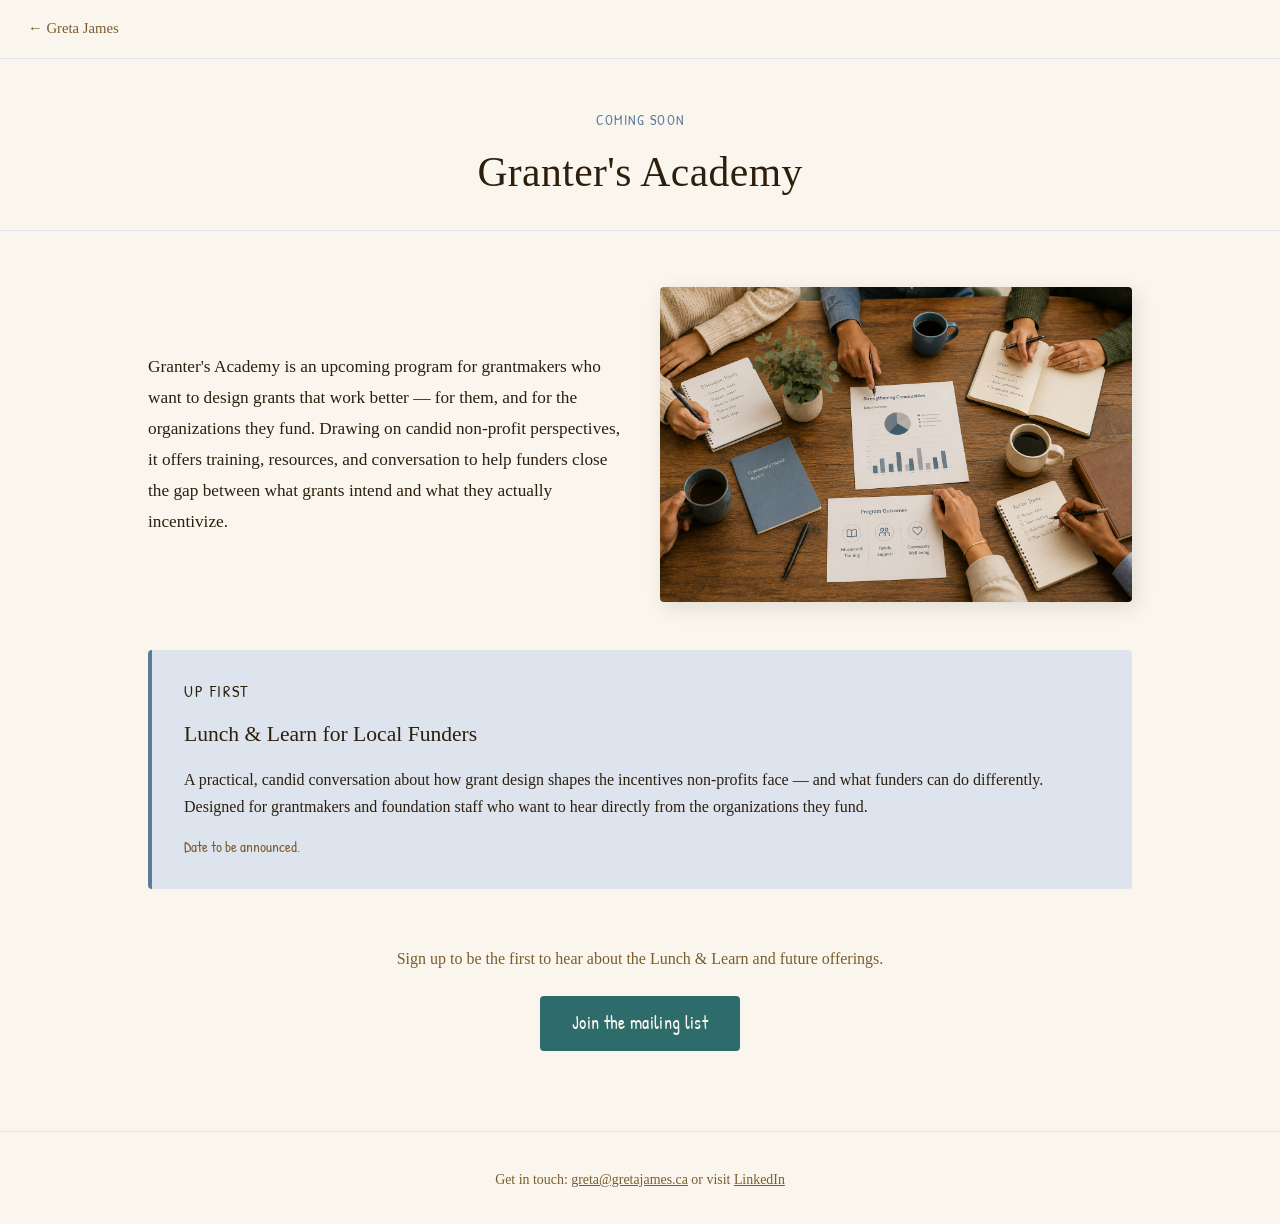
<file: grantersacademy/index.html>
<!DOCTYPE html>
<html lang="en">
<head>
  <meta charset="UTF-8" />
  <meta name="viewport" content="width=device-width, initial-scale=1.0" />
  <title>Granter's Academy</title>
  <link rel="preconnect" href="https://fonts.googleapis.com" />
  <link rel="preconnect" href="https://fonts.gstatic.com" crossorigin />
  <link href="https://fonts.googleapis.com/css2?family=Patrick+Hand&display=swap" rel="stylesheet" />

  <style>
    /* ─────────────────────────────────────────────────────────────
       DESIGN TOKENS — Granter's Academy palette
       Shares parchment background and ink/deep-brown text with the
       hub and Beyond Surveys, but uses slate blue accents instead
       of amber/green to give this project a distinct identity.
    ───────────────────────────────────────────────────────────── */
    :root {
      --parchment:   #FAF6EE;   /* page background — shared with hub  */
      --linen:       #DDE4ED;   /* surface / card background          */
      --steel:       #5B7B9A;   /* accent / highlight                 */
      --teal:        #2E6B6B;   /* CTA / active accent                */
      --deep-brown:  #7A5C2E;   /* primary text / borders             */
      --ink:         #2C1F0E;   /* body text / headings               */
    }

    /* ─────────────────────────────────────────────────────────────
       RESET & BASE
    ───────────────────────────────────────────────────────────── */
    *, *::before, *::after {
      box-sizing: border-box;
      margin: 0;
      padding: 0;
    }

    html { scroll-behavior: smooth; }

    body {
      font-family: Georgia, 'Times New Roman', serif;
      background: var(--parchment);
      color: var(--ink);
      line-height: 1.75;
    }

    a {
      color: var(--steel);
      transition: color 0.2s;
    }
    a:hover { color: var(--teal); }

    /* ─────────────────────────────────────────────────────────────
       LAYOUT CONTAINER
    ───────────────────────────────────────────────────────────── */
    .container {
      max-width: 1040px;
      margin: 0 auto;
      padding: 0 1.75rem;
    }

    /* ─────────────────────────────────────────────────────────────
       NAVBAR — back-link only (no sub-pages yet)
    ───────────────────────────────────────────────────────────── */
    .site-nav {
      position: sticky;
      top: 0;
      z-index: 100;
      background: var(--parchment);
      border-bottom: 1px solid var(--linen);
      padding: 1rem 1.75rem;
      display: flex;
      align-items: center;
    }

    .nav-back {
      font-family: Georgia, serif;
      font-size: 0.92rem;
      color: var(--deep-brown);
      text-decoration: none;
      display: flex;
      align-items: center;
      gap: 0.35rem;
    }
    .nav-back:hover { color: var(--teal); }

    /* ─────────────────────────────────────────────────────────────
       HERO — project name + optional tagline
    ───────────────────────────────────────────────────────────── */
    .hero {
      padding: 3rem 0 2rem;
      text-align: center;
      border-bottom: 1px solid var(--linen);
    }

    .hero-eyebrow {
      font-family: 'Patrick Hand', cursive;
      font-size: 0.9rem;
      color: var(--steel);
      letter-spacing: 0.1em;
      text-transform: uppercase;
      margin-bottom: 1rem;
    }

    .hero-title {
      font-family: Georgia, serif;
      font-size: 2.6rem;
      font-weight: normal;
      color: var(--ink);
      line-height: 1.2;
      letter-spacing: 0.01em;
    }

    /*
      TAGLINE PLACEHOLDER
      When a tagline is ready, add it here as a <p class="hero-tagline"> element.
      Suggested style is below — uncomment and add content:

      .hero-tagline {
        margin-top: 1.1rem;
        font-size: 1.15rem;
        color: var(--deep-brown);
        max-width: 520px;
        margin-left: auto;
        margin-right: auto;
        line-height: 1.6;
      }
    */

    /* ─────────────────────────────────────────────────────────────
       ABOUT SECTION — two-column: text left, image right
    ───────────────────────────────────────────────────────────── */
    .about-section {
      padding: 3.5rem 0 3rem;
    }

    .about-grid {
      display: grid;
      grid-template-columns: 1fr 1fr;
      gap: 2.5rem;
      align-items: center;
    }

    .about-text p {
      font-size: 1.08rem;
      line-height: 1.8;
      color: var(--ink);
    }

    .about-image img {
      width: 100%;
      display: block;
      border-radius: 4px;
      box-shadow: 4px 6px 20px rgba(44, 31, 14, 0.12);
    }

    /* ─────────────────────────────────────────────────────────────
       UP FIRST CALLOUT — Lunch & Learn announcement
    ───────────────────────────────────────────────────────────── */
    .upfirst-section {
      padding: 0 0 3.5rem;
    }

    .upfirst-card {
      background: var(--linen);
      border-left: 4px solid var(--steel);
      border-radius: 4px;
      padding: 1.8rem 2rem;
    }

    .upfirst-label {
      font-family: 'Patrick Hand', cursive;
      font-size: 0.85rem;
      color: var(--steel);
      letter-spacing: 0.1em;
      text-transform: uppercase;
      margin-bottom: 0.65rem;
    }

    .upfirst-card h2 {
      font-family: Georgia, serif;
      font-size: 1.35rem;
      font-weight: normal;
      color: var(--ink);
      margin-bottom: 0.75rem;
    }

    .upfirst-card p {
      font-size: 1rem;
      color: var(--ink);
      line-height: 1.7;
    }

    .date-note {
      display: inline-block;
      margin-top: 0.85rem;
      font-family: 'Patrick Hand', cursive;
      font-size: 0.95rem;
      color: var(--deep-brown);
    }

    /* ─────────────────────────────────────────────────────────────
       MAILING LIST CTA
    ───────────────────────────────────────────────────────────── */
    .signup-section {
      padding: 0 0 5rem;
      text-align: center;
    }

    .signup-section p {
      font-size: 1rem;
      color: var(--deep-brown);
      margin-bottom: 1.4rem;
    }

    .signup-btn {
      display: inline-block;
      background: var(--teal);
      color: #FAF6EE;
      font-family: 'Patrick Hand', cursive;
      font-size: 1.1rem;
      text-decoration: none;
      padding: 0.75rem 2rem;
      border-radius: 4px;
      letter-spacing: 0.02em;
      transition: background 0.2s, transform 0.15s;
    }
    .signup-btn:hover {
      background: var(--steel);
      color: #FAF6EE;
      transform: translateY(-1px);
    }

    /* ─────────────────────────────────────────────────────────────
       FOOTER
    ───────────────────────────────────────────────────────────── */
    .site-footer {
      padding: 2.25rem 0 2rem;
      border-top: 1px solid var(--linen);
      text-align: center;
      font-size: 0.87rem;
      color: var(--deep-brown);
    }
    .site-footer a { color: var(--deep-brown); }
    .site-footer a:hover { color: var(--teal); }

    /* ─────────────────────────────────────────────────────────────
       RESPONSIVE
    ───────────────────────────────────────────────────────────── */
    @media (max-width: 600px) {
      .hero { padding: 2rem 0 1.5rem; }
      .hero-title { font-size: 2rem; }
      .upfirst-card { padding: 1.4rem 1.4rem; }
      .about-section { padding: 2.5rem 0 2rem; }
      .about-grid { grid-template-columns: 1fr; }
      .upfirst-section { padding: 0 0 2.5rem; }
      .signup-section { padding: 0 0 3.5rem; }
    }
  </style>
</head>
<body>

  <!-- ────────────────────────────────────────────────────────────
       NAVBAR — back-link to hub only
  ─────────────────────────────────────────────────────────────── -->
  <nav class="site-nav" aria-label="Site navigation">
    <a href="../" class="nav-back">← Greta James</a>
  </nav>

  <!-- ────────────────────────────────────────────────────────────
       HERO
  ─────────────────────────────────────────────────────────────── -->
  <header class="hero">
    <div class="container">
      <p class="hero-eyebrow">Coming Soon</p>
      <h1 class="hero-title">Granter's Academy</h1>
      <!--
        TAGLINE: add a <p class="hero-tagline"> element here when a tagline is ready.
        See the .hero-tagline CSS comment above for suggested styling.
      -->
    </div>
  </header>

  <!-- ────────────────────────────────────────────────────────────
       ABOUT — program description
  ─────────────────────────────────────────────────────────────── -->
  <section class="about-section">
    <div class="container">
      <div class="about-grid">
        <div class="about-text">
          <p>Granter's Academy is an upcoming program for grantmakers who want to design grants that work better — for them, and for the organizations they fund. Drawing on candid non-profit perspectives, it offers training, resources, and conversation to help funders close the gap between what grants intend and what they actually incentivize.</p>
        </div>
        <div class="about-image">
          <img
            src="../assets/Lunch and learn.png"
            alt="Grantmakers gathered around a table reviewing community impact documents"
          />
        </div>
      </div>
    </div>
  </section>

  <!-- ────────────────────────────────────────────────────────────
       UP FIRST — Lunch & Learn callout
  ─────────────────────────────────────────────────────────────── -->
  <section class="upfirst-section">
    <div class="container">
      <div class="upfirst-card">
        <p class="upfirst-label">Up first</p>
        <h2>Lunch &amp; Learn for Local Funders</h2>
        <p>A practical, candid conversation about how grant design shapes the incentives non-profits face — and what funders can do differently. Designed for grantmakers and foundation staff who want to hear directly from the organizations they fund.</p>
        <span class="date-note">Date to be announced.</span>
      </div>
    </div>
  </section>

  <!-- ────────────────────────────────────────────────────────────
       MAILING LIST CTA
  ─────────────────────────────────────────────────────────────── -->
  <section class="signup-section">
    <div class="container">
      <p>Sign up to be the first to hear about the Lunch &amp; Learn and future offerings.</p>
      <a
        href="https://docs.google.com/forms/d/e/1FAIpQLSdKaW1pP4r-7bMNSxTxy89xDtkpKDXdKCNVglt3CjvsPl6NRQ/viewform?usp=header"
        class="signup-btn"
        target="_blank"
        rel="noopener noreferrer"
      >Join the mailing list</a>
    </div>
  </section>

  <!-- ────────────────────────────────────────────────────────────
       FOOTER
  ─────────────────────────────────────────────────────────────── -->
  <footer class="site-footer">
    <div class="container">
      <p>
        Get in touch:
        <a href="mailto:greta@gretajames.ca">greta@gretajames.ca</a>
        or visit
        <a href="https://www.linkedin.com/in/greta-james/" target="_blank" rel="noopener noreferrer">LinkedIn</a>
      </p>
    </div>
  </footer>

<script data-goatcounter="https://gretajames.goatcounter.com/count"
        async src="//gc.zgo.at/count.js"></script>
</body>
</html>
</file>
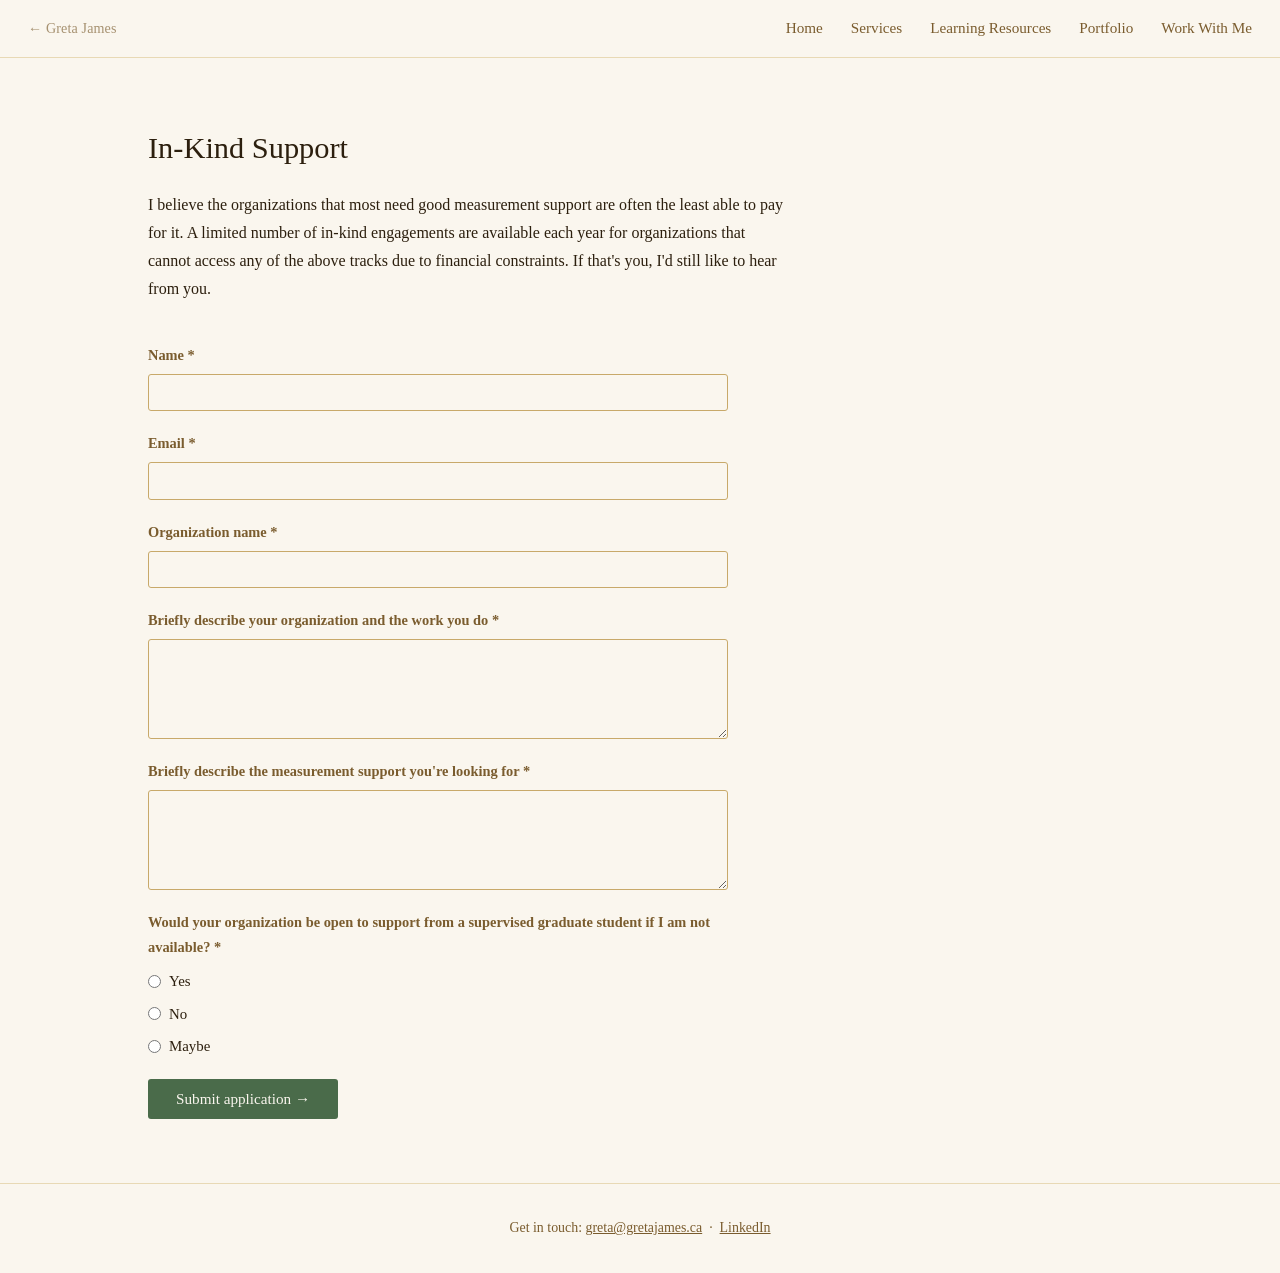
<file: beyondsurveys/inkind.html>
<!DOCTYPE html>
<html lang="en">
<head>
  <meta charset="UTF-8" />
  <meta name="viewport" content="width=device-width, initial-scale=1.0" />
  <title>In-Kind Support Application — Beyond Surveys Consulting</title>
  <link rel="preconnect" href="https://fonts.googleapis.com" />
  <link rel="preconnect" href="https://fonts.gstatic.com" crossorigin />
  <link href="https://fonts.googleapis.com/css2?family=Patrick+Hand&display=swap" rel="stylesheet" />
  <!-- Shared Beyond Surveys stylesheet: tokens, reset, nav, bio card, footer -->
  <link rel="stylesheet" href="style.css" />

  <style>
    /* ─────────────────────────────────────────────────────────────
       IN-KIND APPLICATION PAGE — page-specific styles
       This page is not linked from the navbar. It is only
       reachable via the "Apply for in-kind support" button on
       the Work With Me page.
    ───────────────────────────────────────────────────────────── */

    .page-intro {
      padding: 4rem 0 2.5rem;
    }

    .page-intro h1 {
      font-size: 1.9rem;
      font-weight: normal;
      color: var(--ink);
      margin-bottom: 1rem;
    }

    .page-intro p {
      font-size: 1rem;
      color: var(--ink);
      line-height: 1.75;
      max-width: 640px;
    }

    /* ─────────────────────────────────────────────────────────────
       FORM
    ───────────────────────────────────────────────────────────── */
    .form-section {
      padding-bottom: 4rem;
    }

    .enquiry-form {
      max-width: 580px;
      display: flex;
      flex-direction: column;
      gap: 1.25rem;
    }

    .form-field {
      display: flex;
      flex-direction: column;
      gap: 0.35rem;
    }

    .form-field label {
      font-size: 0.9rem;
      color: var(--deep-brown);
      font-weight: bold;
    }

    .form-field input,
    .form-field textarea {
      font-family: Georgia, 'Times New Roman', serif;
      font-size: 0.95rem;
      color: var(--ink);
      background: var(--parchment);
      border: 1px solid var(--amber);
      border-radius: 3px;
      padding: 0.55rem 0.75rem;
      width: 100%;
      transition: border-color 0.2s;
    }

    .form-field input:focus,
    .form-field textarea:focus {
      outline: none;
      border-color: var(--green);
    }

    .form-field textarea {
      resize: vertical;
      min-height: 100px;
    }

    .radio-group {
      display: flex;
      flex-direction: column;
      gap: 0.4rem;
      margin-top: 0.15rem;
    }

    .radio-group label {
      font-weight: normal;
      font-size: 0.93rem;
      color: var(--ink);
      display: flex;
      align-items: center;
      gap: 0.5rem;
      cursor: pointer;
    }

    .radio-group input[type="radio"] {
      width: auto;
      accent-color: var(--green);
    }

    .form-submit {
      display: inline-block;
      background: var(--green);
      color: var(--parchment);
      border: none;
      border-radius: 3px;
      padding: 0.7rem 1.75rem;
      font-family: Georgia, 'Times New Roman', serif;
      font-size: 0.95rem;
      cursor: pointer;
      transition: background 0.2s;
      align-self: flex-start;
    }
    .form-submit:hover { background: #3a5a3a; }

    .form-confirmation {
      display: none;
      font-size: 1rem;
      font-style: italic;
      color: var(--ink);
      padding: 1.5rem;
      background: var(--cream);
      border-left: 3px solid var(--green);
      border-radius: 0 4px 4px 0;
      max-width: 580px;
    }

    @media (max-width: 560px) {
      .page-intro { padding: 2.5rem 0 2rem; }
      .page-intro h1 { font-size: 1.55rem; }
    }
  </style>
</head>
<body>

  <!-- ────────────────────────────────────────────────────────────
       NAVBAR
       Standard Beyond Surveys nav — no active item since this
       page is not part of the main navigation.
  ─────────────────────────────────────────────────────────────── -->
  <nav class="site-nav" aria-label="Beyond Surveys navigation">
    <a href="../" class="nav-back">← Greta James</a>
    <ul class="nav-links">
      <li><a href="index.html">Home</a></li>
      <li><a href="services.html">Services</a></li>
      <li><a href="learning.html">Learning Resources</a></li>
      <li><a href="portfolio.html">Portfolio</a></li>
      <li><a href="workwithme.html">Work With Me</a></li>
    </ul>
  </nav>

  <!-- ────────────────────────────────────────────────────────────
       PAGE INTRO
  ─────────────────────────────────────────────────────────────── -->
  <section class="page-intro">
    <div class="container">
      <h1>In-Kind Support</h1>
      <p>I believe the organizations that most need good measurement support are often the least able to pay for it. A limited number of in-kind engagements are available each year for organizations that cannot access any of the above tracks due to financial constraints. If that's you, I'd still like to hear from you.</p>
    </div>
  </section>

  <!-- ────────────────────────────────────────────────────────────
       IN-KIND APPLICATION FORM
       TODO: Replace YOUR_FORMSPREE_ENDPOINT with real endpoint
             once Formspree account is created before go-live.
  ─────────────────────────────────────────────────────────────── -->
  <section class="form-section">
    <div class="container">

      <form
        class="enquiry-form"
        action="https://formspree.io/YOUR_FORMSPREE_ENDPOINT"
        method="POST"
        id="inkind-form-el"
      >
        <input type="hidden" name="_subject" value="Beyond Surveys — In-Kind Application" />

        <div class="form-field">
          <label for="inkind-name">Name <span aria-hidden="true">*</span></label>
          <input type="text" id="inkind-name" name="name" required autocomplete="name" />
        </div>

        <div class="form-field">
          <label for="inkind-email">Email <span aria-hidden="true">*</span></label>
          <input type="email" id="inkind-email" name="email" required autocomplete="email" />
        </div>

        <div class="form-field">
          <label for="inkind-org">Organization name <span aria-hidden="true">*</span></label>
          <input type="text" id="inkind-org" name="organization" required />
        </div>

        <div class="form-field">
          <label for="inkind-org-description">Briefly describe your organization and the work you do <span aria-hidden="true">*</span></label>
          <textarea id="inkind-org-description" name="org_description" required></textarea>
        </div>

        <div class="form-field">
          <label for="inkind-support">Briefly describe the measurement support you're looking for <span aria-hidden="true">*</span></label>
          <textarea id="inkind-support" name="support_needed" required></textarea>
        </div>

        <div class="form-field">
          <label>Would your organization be open to support from a supervised graduate student if I am not available? <span aria-hidden="true">*</span></label>
          <div class="radio-group">
            <label><input type="radio" name="grad_student_ok" value="Yes" required /> Yes</label>
            <label><input type="radio" name="grad_student_ok" value="No" /> No</label>
            <label><input type="radio" name="grad_student_ok" value="Maybe" /> Maybe</label>
          </div>
        </div>

        <button type="submit" class="form-submit">Submit application →</button>
      </form>

      <div class="form-confirmation" id="inkind-confirmation">
        Thanks for applying. I review in-kind applications on a rolling basis and will be in touch if I'm able to help.
      </div>

    </div>
  </section>

  <!-- ────────────────────────────────────────────────────────────
       FOOTER
  ─────────────────────────────────────────────────────────────── -->
  <footer class="site-footer">
    <div class="container">
      <p>
        Get in touch:
        <a href="mailto:greta@gretajames.ca">greta@gretajames.ca</a>
        &nbsp;·&nbsp;
        <a href="https://www.linkedin.com/in/greta-james/" target="_blank" rel="noopener noreferrer">LinkedIn</a>
      </p>
    </div>
  </footer>

  <script>
    // Replace form with confirmation message on successful submission
    document.getElementById('inkind-form-el').addEventListener('submit', function(e) {
      e.preventDefault();
      var form = this;
      var data = new FormData(form);
      fetch(form.action, { method: 'POST', body: data, headers: { 'Accept': 'application/json' } })
        .then(function(res) {
          if (res.ok) {
            form.style.display = 'none';
            document.getElementById('inkind-confirmation').style.display = 'block';
          }
        });
    });
  </script>

<script data-goatcounter="https://gretajames.goatcounter.com/count"
        async src="//gc.zgo.at/count.js"></script>
</body>
</html>
</file>
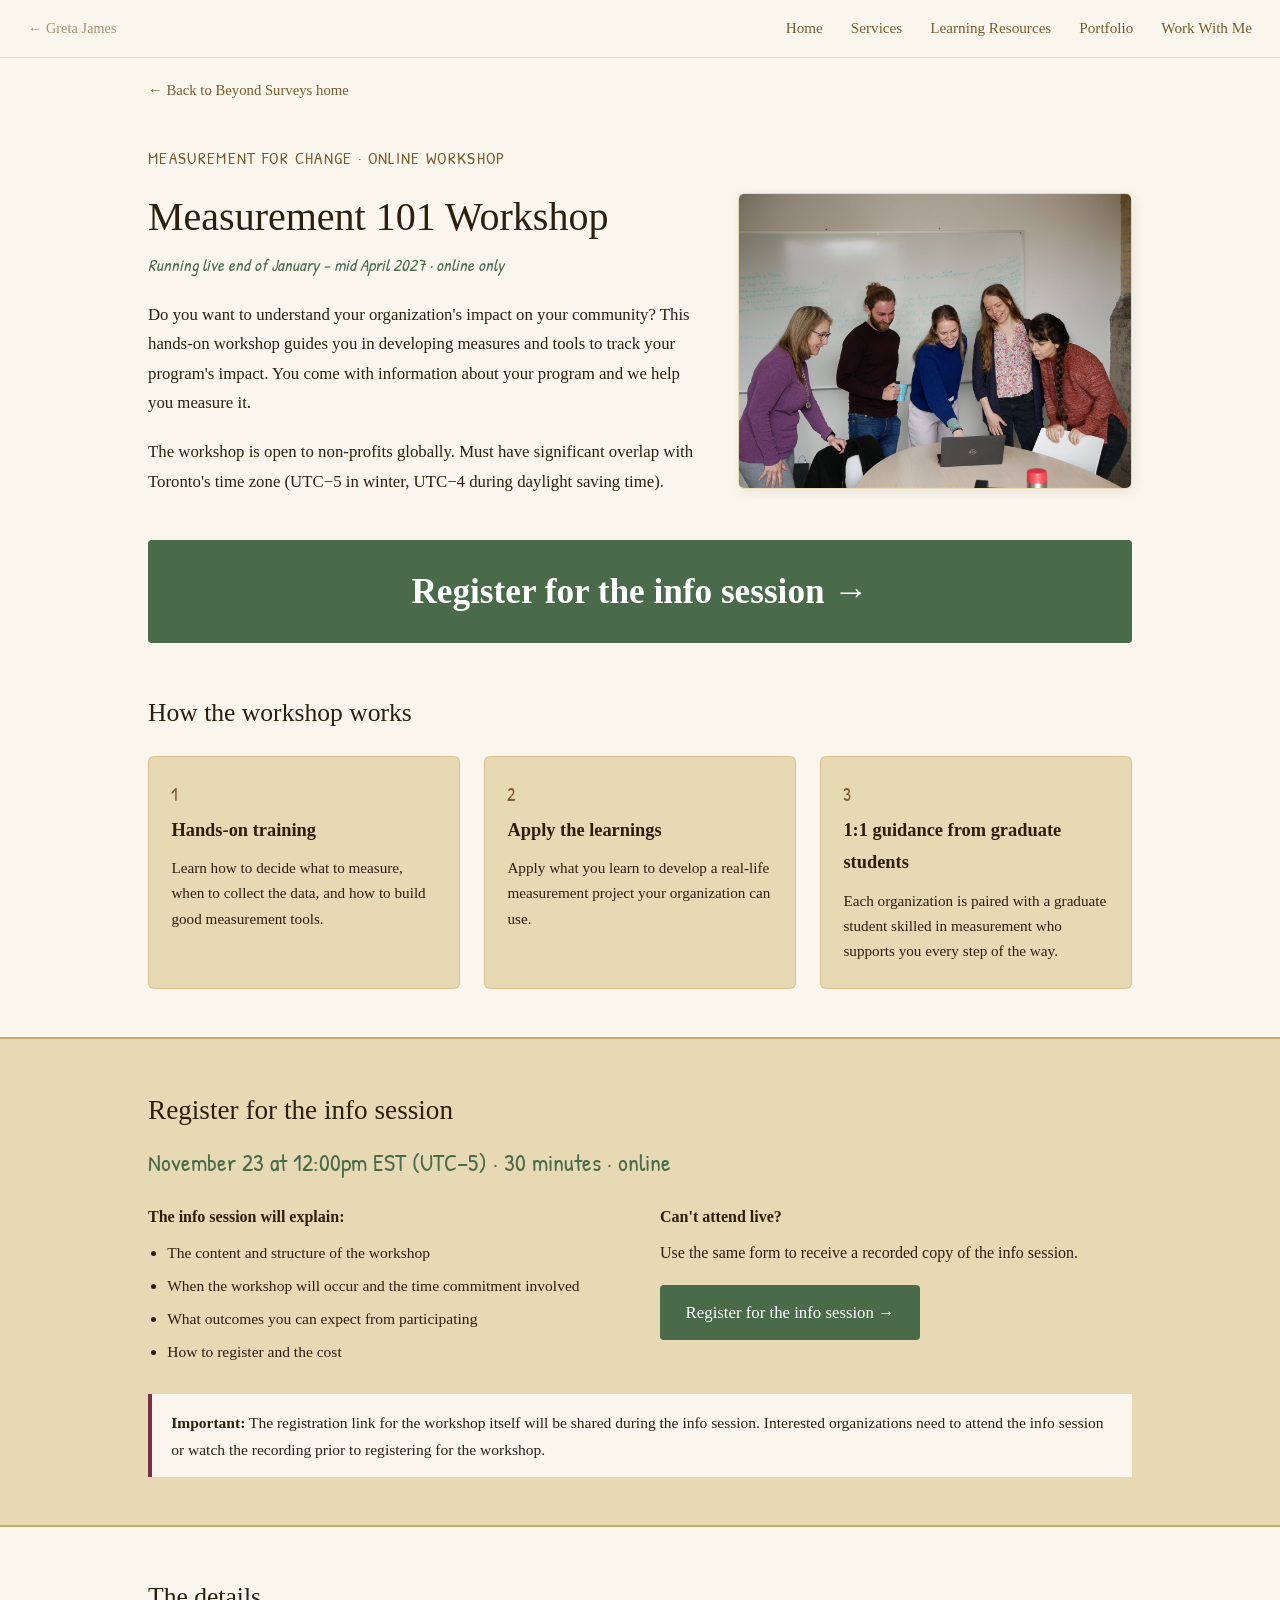
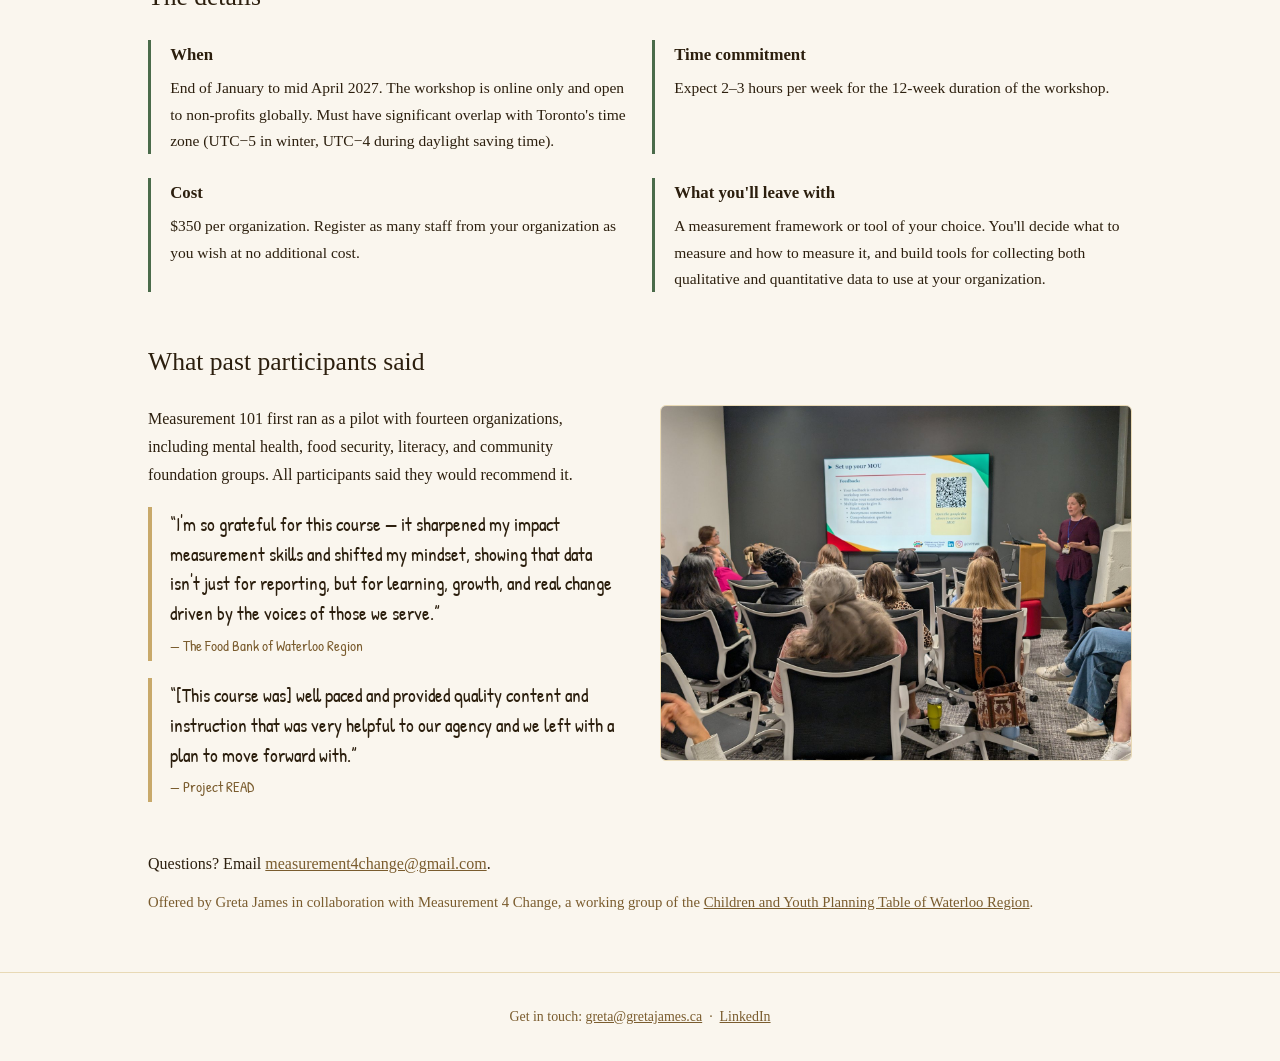
<file: beyondsurveys/measurement101.html>
<!DOCTYPE html>
<html lang="en">
<head>
  <meta charset="UTF-8" />
  <meta name="viewport" content="width=device-width, initial-scale=1.0" />
  <title>Measurement 101 Workshop — Beyond Surveys Consulting</title>
  <link rel="preconnect" href="https://fonts.googleapis.com" />
  <link rel="preconnect" href="https://fonts.gstatic.com" crossorigin />
  <link href="https://fonts.googleapis.com/css2?family=Patrick+Hand&display=swap" rel="stylesheet" />
  <!-- Shared Beyond Surveys stylesheet: tokens, reset, nav, bio card, footer -->
  <link rel="stylesheet" href="style.css" />

  <style>
    /* ─────────────────────────────────────────────────────────────
       MEASUREMENT 101 WORKSHOP PAGE — page-specific styles
       Not in the navbar. Reached from the poster URL and from the
       announcement card on the Learning Resources page.
    ───────────────────────────────────────────────────────────── */

    .back-home {
      padding: 1.25rem 0 0;
      font-size: 0.92rem;
    }
    .back-home a { color: var(--deep-brown); text-decoration: none; }
    .back-home a:hover { color: var(--green); }

    /* ── Hero ── */
    .hero {
      padding: 2.5rem 0 3rem;
    }
    .eyebrow {
      font-family: 'Patrick Hand', cursive;
      font-size: 1.1rem;
      letter-spacing: 0.08em;
      text-transform: uppercase;
      color: var(--deep-brown);
      margin-bottom: 0.4rem;
    }
    .hero h1 {
      font-size: 2.5rem;
      font-weight: normal;
      line-height: 1.2;
      color: var(--ink);
      margin-bottom: 0.6rem;
    }
    .hero-dates {
      font-family: 'Patrick Hand', cursive;
      font-size: 1.5rem;
      font-style: italic;
      color: var(--green);
      margin-bottom: 1.25rem;
    }
    .hero p {
      font-size: 1.05rem;
      max-width: 680px;
      margin-bottom: 1.25rem;
    }
    .btn.btn-wide {
      display: block;
      width: 100%;
      text-align: center;
      font-size: 2.2rem;
      font-weight: bold;
      padding: 1.3rem 1.5rem;
      margin-top: 1.5rem;
    }

    /* Text left, photo top right */
    .hero-layout {
      display: flex;
      gap: 2.5rem;
      align-items: flex-start;
    }
    .hero-text { flex: 1 1 0; min-width: 0; }
    .hero-photo { flex: 0 0 40%; }
    .hero-photo img {
      width: 100%;
      display: block;
      border-radius: 6px;
      border: 1px solid var(--cream);
      box-shadow: 2px 3px 12px rgba(44, 31, 14, 0.08);
    }

    /* ── Buttons ── */
    .btn {
      display: inline-block;
      background: var(--green);
      color: #fff;
      text-decoration: none;
      font-size: 1.05rem;
      padding: 0.8rem 1.6rem;
      border-radius: 4px;
      transition: background 0.2s;
    }
    .btn:hover { background: var(--deep-brown); color: #fff; }

    /* ── Section basics ── */
    .section { padding: 3rem 0; }
    .section h2 {
      font-size: 1.6rem;
      font-weight: normal;
      margin-bottom: 1.25rem;
    }

    /* ── Three steps ── */
    .steps {
      display: grid;
      grid-template-columns: repeat(3, 1fr);
      gap: 1.5rem;
    }
    .step-card {
      background: var(--cream);
      border: 1px solid rgba(200, 169, 106, 0.5);
      border-radius: 6px;
      padding: 1.4rem 1.4rem 1.6rem;
    }
    .step-num {
      font-family: 'Patrick Hand', cursive;
      font-size: 1.1rem;
      color: var(--deep-brown);
    }
    .step-card h3 {
      font-size: 1.15rem;
      font-weight: bold;
      margin: 0.2rem 0 0.6rem;
    }
    .step-card p { font-size: 0.95rem; line-height: 1.65; }

    /* ── Info session block (cream band, amber borders like the home CTA) ── */
    .info-band {
      background: var(--cream);
      border-top: 2px solid var(--amber);
      border-bottom: 2px solid var(--amber);
      padding: 3rem 0;
    }
    .info-band h2 { font-size: 1.7rem; font-weight: normal; margin-bottom: 0.4rem; }
    .info-when {
      font-family: 'Patrick Hand', cursive;
      font-size: 1.5rem;
      color: var(--green);
      margin-bottom: 1.25rem;
    }
    .info-cols {
      display: flex;
      gap: 2.5rem;
      align-items: flex-start;
    }
    .info-cols > div { flex: 1 1 0; min-width: 0; }
    .info-cols h3 { font-size: 1rem; margin-bottom: 0.5rem; }
    .info-cols ul { padding-left: 1.2rem; }
    .info-cols li { margin-bottom: 0.35rem; font-size: 0.97rem; }
    .info-note {
      margin-top: 1.5rem;
      font-size: 0.93rem;
      font-style: italic;
    }
    .important {
      margin-top: 1.5rem;
      background: var(--parchment);
      border-left: 4px solid #7A3048;
      padding: 0.9rem 1.2rem;
      font-size: 0.97rem;
    }

    /* ── Details (what you get, time, cost) ── */
    .facts {
      display: grid;
      grid-template-columns: repeat(2, 1fr);
      gap: 1.5rem;
    }
    .fact {
      border-left: 3px solid var(--green);
      padding-left: 1.2rem;
    }
    .fact h3 { font-size: 1.05rem; margin-bottom: 0.35rem; }
    .fact p { font-size: 0.97rem; line-height: 1.7; }

    /* ── Past participants ── */
    .past-layout {
      display: flex;
      gap: 2.5rem;
      align-items: flex-start;
    }
    .past-layout > div { flex: 1 1 0; min-width: 0; }
    .past-photo {
      width: 100%;
      border-radius: 6px;
      border: 1px solid var(--cream);
      display: block;
    }
    blockquote.quote {
      font-family: 'Patrick Hand', cursive;
      font-size: 1.2rem;
      line-height: 1.55;
      border-left: 4px solid var(--amber);
      padding: 0.2rem 0 0.2rem 1.1rem;
      margin: 1.1rem 0 0;
    }
    blockquote.quote cite {
      display: block;
      font-size: 0.95rem;
      font-style: normal;
      color: var(--deep-brown);
      margin-top: 0.3rem;
    }

    .contact-line { padding-bottom: 3.5rem; font-size: 1rem; }
    .contact-line .attrib { margin-top: 0.75rem; font-size: 0.92rem; color: var(--deep-brown); }

    /* ── Responsive ── */
    @media (max-width: 760px) {
      .steps { grid-template-columns: 1fr; }
      .facts { grid-template-columns: 1fr; }
      .info-cols, .past-layout, .hero-layout { flex-direction: column; }
      .hero-photo { flex: none; width: 100%; }
    }
    @media (max-width: 560px) {
      .hero h1 { font-size: 1.9rem; }
    }
  </style>
</head>
<body>

  <!-- NAVBAR — same as other consulting pages; no item is "current" because
       this page is not in the main navigation -->
  <nav class="site-nav" aria-label="Beyond Surveys navigation">
    <a href="../" class="nav-back">← Greta James</a>
    <ul class="nav-links">
      <li><a href="index.html">Home</a></li>
      <li><a href="services.html">Services</a></li>
      <li><a href="learning.html">Learning Resources</a></li>
      <li><a href="portfolio.html">Portfolio</a></li>
      <li><a href="workwithme.html">Work With Me</a></li>
    </ul>
  </nav>

  <div class="container">
    <p class="back-home"><a href="index.html">← Back to Beyond Surveys home</a></p>
  </div>

  <!-- ────────────────────────────────────────────────────────────
       HERO
  ─────────────────────────────────────────────────────────────── -->
  <section class="hero">
    <div class="container">
      <p class="eyebrow">Measurement for Change · Online workshop</p>
    </div>
    <!-- Eyebrow sits above the two columns so the photo's top lines up with the h1 -->
    <div class="container hero-layout">
      <div class="hero-text">
        <h1>Measurement 101 Workshop</h1>
        <p class="hero-dates">Running live end of January – mid April 2027 · online only</p>
        <p>Do you want to understand your organization's impact on your community? This hands-on workshop guides you in developing measures and tools to track your program's impact. You come with information about your program and we help you measure it.</p>
        <p>The workshop is open to non-profits globally. Must have significant overlap with Toronto's time zone (UTC−5 in winter, UTC−4 during daylight saving time).</p>
      </div>
      <div class="hero-photo">
        <img src="../assets/working with laptop.jpg" alt="Five people gathered around a laptop, smiling and talking through a project" />
      </div>
    </div>
    <!-- Full-width sign-up button directly below the text and photo.
         Google Form: info-session sign-up and recording request -->
    <div class="container">
      <a class="btn btn-wide" href="https://docs.google.com/forms/d/e/1FAIpQLScDg8DVbL_fUzUZYh0UVfgW4oFzEUHMk2LGDRlDhkWNSwTFhg/viewform?usp=header" target="_blank" rel="noopener noreferrer">Register for the info session →</a>
    </div>
  </section>

  <!-- ────────────────────────────────────────────────────────────
       THREE STEPS
  ─────────────────────────────────────────────────────────────── -->
  <section class="section" style="padding-top:0">
    <div class="container">
      <h2>How the workshop works</h2>
      <div class="steps">
        <div class="step-card">
          <span class="step-num">1</span>
          <h3>Hands-on training</h3>
          <p>Learn how to decide what to measure, when to collect the data, and how to build good measurement tools.</p>
        </div>
        <div class="step-card">
          <span class="step-num">2</span>
          <h3>Apply the learnings</h3>
          <p>Apply what you learn to develop a real-life measurement project your organization can use.</p>
        </div>
        <div class="step-card">
          <span class="step-num">3</span>
          <h3>1:1 guidance from graduate students</h3>
          <p>Each organization is paired with a graduate student skilled in measurement who supports you every step of the way.</p>
        </div>
      </div>
    </div>
  </section>

  <!-- ────────────────────────────────────────────────────────────
       INFO SESSION
  ─────────────────────────────────────────────────────────────── -->
  <section class="info-band" id="info-session">
    <div class="container">
      <h2>Register for the info session</h2>
      <p class="info-when">November 23 at 12:00pm EST (UTC−5) · 30 minutes · online</p>

      <div class="info-cols">
        <div>
          <h3>The info session will explain:</h3>
          <ul>
            <li>The content and structure of the workshop</li>
            <li>When the workshop will occur and the time commitment involved</li>
            <li>What outcomes you can expect from participating</li>
            <li>How to register and the cost</li>
          </ul>
        </div>
        <div>
          <h3>Can't attend live?</h3>
          <p>Use the same form to receive a recorded copy of the info session.</p>
          <p style="margin-top:1.1rem">
            <a class="btn" href="https://docs.google.com/forms/d/e/1FAIpQLScDg8DVbL_fUzUZYh0UVfgW4oFzEUHMk2LGDRlDhkWNSwTFhg/viewform?usp=header" target="_blank" rel="noopener noreferrer">Register for the info session →</a>
          </p>
        </div>
      </div>

      <p class="important"><strong>Important:</strong> The registration link for the workshop itself will be shared during the info session. Interested organizations need to attend the info session or watch the recording prior to registering for the workshop.</p>
    </div>
  </section>

  <!-- ────────────────────────────────────────────────────────────
       DETAILS
  ─────────────────────────────────────────────────────────────── -->
  <section class="section">
    <div class="container">
      <h2>The details</h2>
      <div class="facts">
        <div class="fact">
          <h3>When</h3>
          <p>End of January to mid April 2027. The workshop is online only and open to non-profits globally. Must have significant overlap with Toronto's time zone (UTC−5 in winter, UTC−4 during daylight saving time).</p>
        </div>
        <div class="fact">
          <h3>Time commitment</h3>
          <p>Expect 2–3 hours per week for the 12-week duration of the workshop.</p>
        </div>
        <div class="fact">
          <h3>Cost</h3>
          <p>$350 per organization. Register as many staff from your organization as you wish at no additional cost.</p>
        </div>
        <div class="fact">
          <h3>What you'll leave with</h3>
          <p>A measurement framework or tool of your choice. You'll decide what to measure and how to measure it, and build tools for collecting both qualitative and quantitative data to use at your organization.</p>
        </div>
      </div>
    </div>
  </section>

  <!-- ────────────────────────────────────────────────────────────
       PAST PARTICIPANTS
  ─────────────────────────────────────────────────────────────── -->
  <section class="section" style="padding-top:0">
    <div class="container">
      <h2>What past participants said</h2>
      <div class="past-layout">
        <div>
          <p>Measurement 101 first ran as a pilot with fourteen organizations, including mental health, food security, literacy, and community foundation groups. All participants said they would recommend it.</p>
          <blockquote class="quote">
            “I'm so grateful for this course — it sharpened my impact measurement skills and shifted my mindset, showing that data isn't just for reporting, but for learning, growth, and real change driven by the voices of those we serve.”
            <cite>— The Food Bank of Waterloo Region</cite>
          </blockquote>
          <blockquote class="quote">
            “[This course was] well paced and provided quality content and instruction that was very helpful to our agency and we left with a plan to move forward with.”
            <cite>— Project READ</cite>
          </blockquote>
        </div>
        <div>
          <img class="past-photo" src="../assets/presenting program design 101 - web.jpg" alt="Greta presenting to a room of workshop participants at an in-person session" loading="lazy" />
        </div>
      </div>
    </div>
  </section>

  <!-- ────────────────────────────────────────────────────────────
       QUESTIONS
  ─────────────────────────────────────────────────────────────── -->
  <section class="contact-line">
    <div class="container">
      <p>Questions? Email <a href="mailto:measurement4change@gmail.com">measurement4change@gmail.com</a>.</p>
      <p class="attrib">Offered by Greta James in collaboration with Measurement 4 Change, a working group of the <a href="https://childrenandyouthplanningtable.ca/m4c/" target="_blank" rel="noopener noreferrer">Children and Youth Planning Table of Waterloo Region</a>.</p>
    </div>
  </section>

  <footer class="site-footer">
    <div class="container">
      <p>
        Get in touch:
        <a href="mailto:greta@gretajames.ca">greta@gretajames.ca</a>
        &nbsp;·&nbsp;
        <a href="https://www.linkedin.com/in/greta-james/" target="_blank" rel="noopener noreferrer">LinkedIn</a>
      </p>
    </div>
  </footer>

<script data-goatcounter="https://gretajames.goatcounter.com/count"
        async src="//gc.zgo.at/count.js"></script>
</body>
</html>
</file>
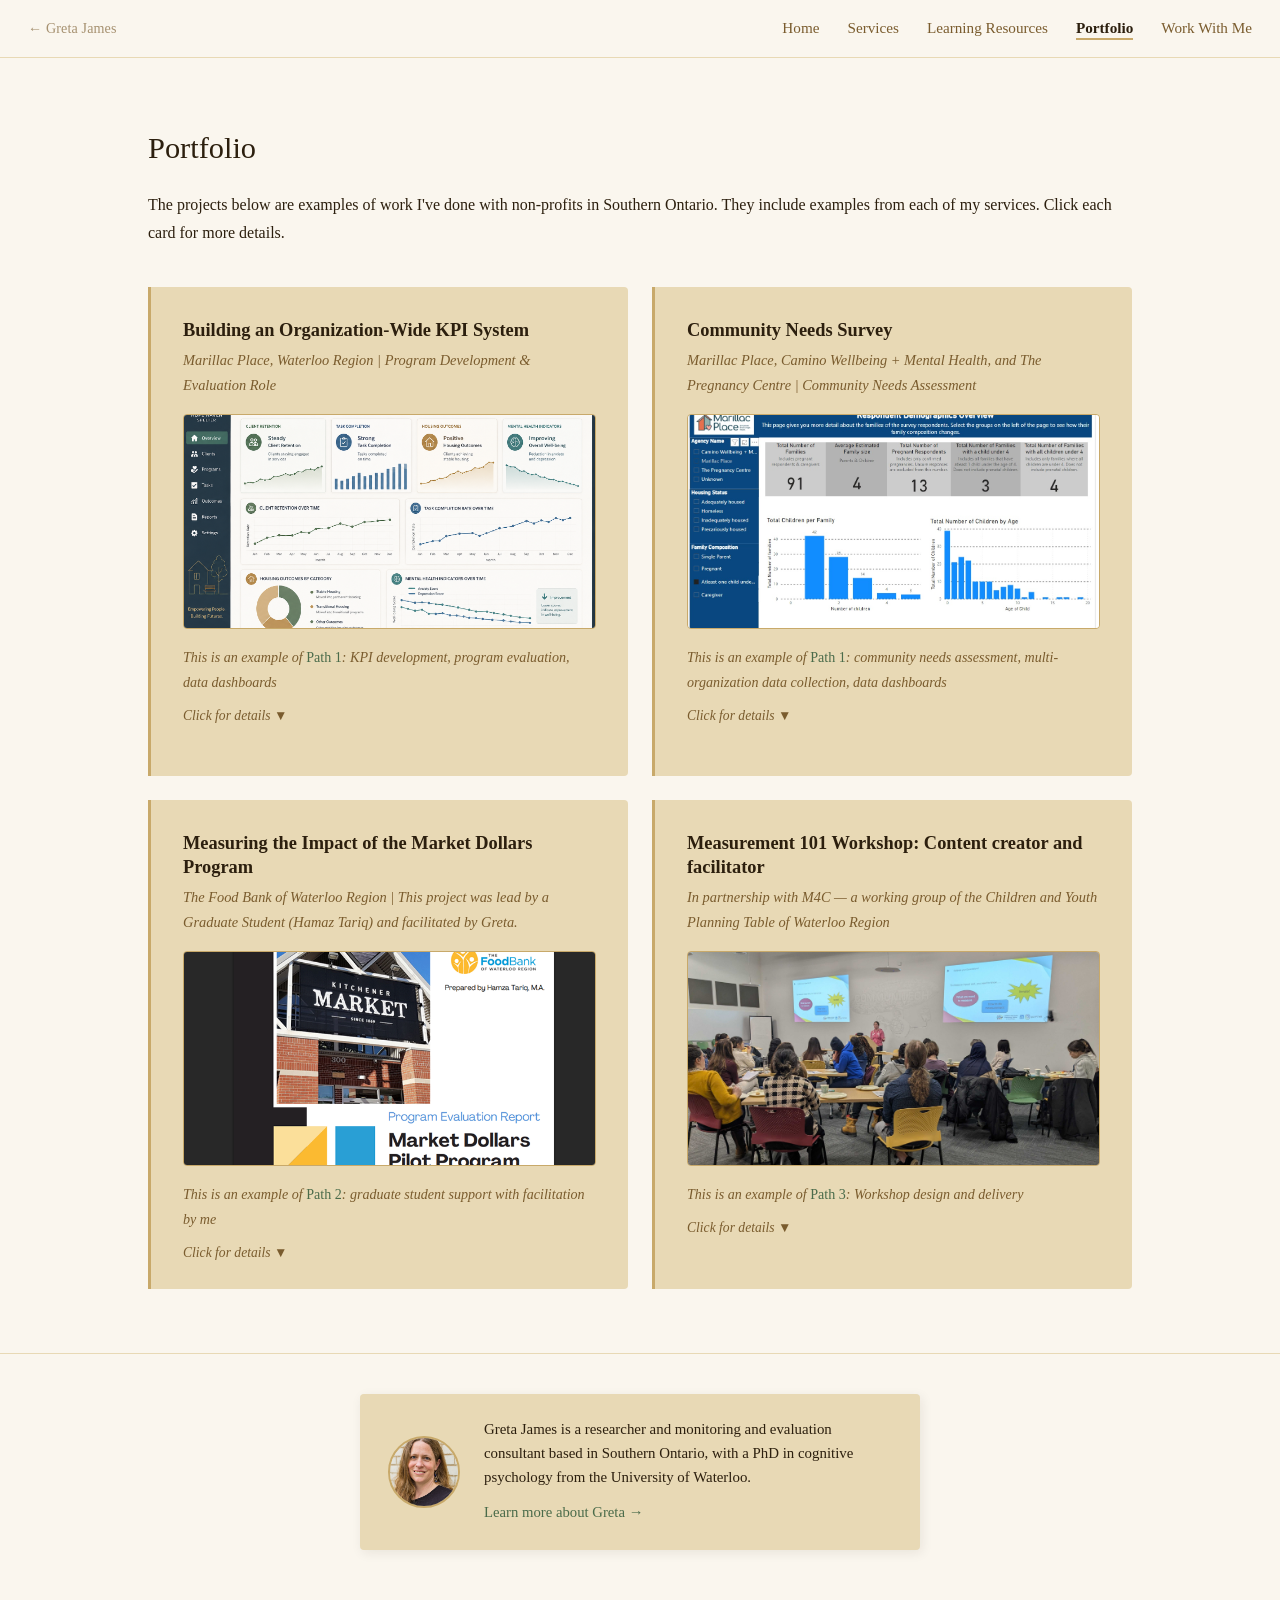
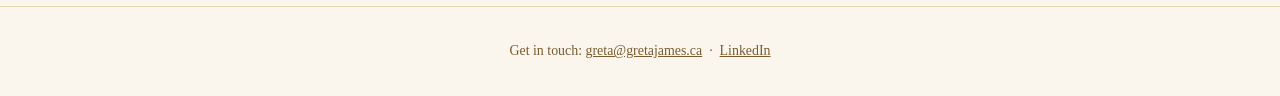
<file: beyondsurveys/portfolio.html>
<!DOCTYPE html>
<html lang="en">
<head>
  <meta charset="UTF-8" />
  <meta name="viewport" content="width=device-width, initial-scale=1.0" />
  <title>Portfolio — Beyond Surveys Consulting</title>
  <link rel="preconnect" href="https://fonts.googleapis.com" />
  <link rel="preconnect" href="https://fonts.gstatic.com" crossorigin />
  <link href="https://fonts.googleapis.com/css2?family=Patrick+Hand&display=swap" rel="stylesheet" />
  <!-- Shared Beyond Surveys stylesheet: tokens, reset, nav, bio card, footer -->
  <link rel="stylesheet" href="style.css" />

  <style>
    /* ─────────────────────────────────────────────────────────────
       PORTFOLIO PAGE — page-specific styles
    ───────────────────────────────────────────────────────────── */

    /* ─────────────────────────────────────────────────────────────
       PAGE INTRO
    ───────────────────────────────────────────────────────────── */
    .page-intro {
      padding: 4rem 0 2.5rem;
    }

    .page-intro h1 {
      font-size: 1.9rem;
      font-weight: normal;
      color: var(--ink);
      margin-bottom: 1rem;
    }

    .page-intro p {
      font-size: 1rem;
      color: var(--ink);
      line-height: 1.75;
    }

    /* ─────────────────────────────────────────────────────────────
       PORTFOLIO GRID
    ───────────────────────────────────────────────────────────── */
    .portfolio-section {
      padding-bottom: 4rem;
    }

    .portfolio-grid {
      display: grid;
      grid-template-columns: repeat(2, 1fr);
      gap: 1.5rem;
      align-items: start;
    }

    /* ─────────────────────────────────────────────────────────────
       PORTFOLIO CARDS — expand/collapse
       Collapsed shows: title, context, image, example tag, hint.
       Expanded reveals: .card-detail with full description content.
    ───────────────────────────────────────────────────────────── */
    .portfolio-card {
      background: var(--cream);
      border-left: 3px solid var(--amber);
      border-radius: 0 4px 4px 0;
      padding: 2rem 2rem 1.5rem;
      cursor: pointer;
    }

    .portfolio-card h2 {
      font-size: 1.15rem;
      font-weight: bold;
      color: var(--ink);
      margin-bottom: 0.3rem;
      line-height: 1.3;
    }

    .portfolio-card .card-context {
      font-size: 0.9rem;
      font-style: italic;
      color: var(--deep-brown);
      margin-bottom: 1rem;
    }

    /* Card image — consistent 215px crop; presenter-zoom shifts focus upward */
    .card-image {
      width: 100%;
      height: 215px;
      object-fit: cover;
      object-position: center center;
      border-radius: 4px;
      border: 1px solid var(--amber);
      margin: 0 0 1rem;
      display: block;
    }

    .card-image.presenter-zoom {
      object-position: center 15%;
    }

    /* "This is an example of Path X: …" tag */
    .example-tags {
      font-size: 0.88rem;
      font-style: italic;
      color: var(--deep-brown);
      margin-top: 0.25rem;
      margin-bottom: 0;
    }

    .example-tags a {
      font-style: normal;
      color: var(--green);
      text-decoration: none;
    }
    .example-tags a:hover { color: var(--deep-brown); }

    /* Expand hint — hidden when card is open */
    .expand-hint {
      font-size: 0.85rem;
      color: var(--deep-brown);
      font-style: italic;
      margin-top: 0.6rem;
      margin-bottom: 0;
    }
    .portfolio-card.expanded .expand-hint { display: none; }

    .collapse-hint {
      font-size: 0.85rem;
      color: var(--deep-brown);
      font-style: italic;
      margin-top: 0.75rem;
      margin-bottom: 0;
      display: none;
    }
    .portfolio-card.expanded .collapse-hint { display: block; }

    /* Expandable detail — max-height transition for smooth open/close */
    .card-detail {
      max-height: 0;
      overflow: hidden;
      transition: max-height 0.45s ease;
    }

    .portfolio-card.expanded .card-detail {
      max-height: 2000px;
    }

    .card-detail p {
      font-size: 0.97rem;
      color: var(--ink);
      line-height: 1.75;
      margin-bottom: 1rem;
      max-width: 680px;
      margin-top: 1rem;
    }

    .card-detail p:first-child {
      padding-top: 0.9rem;
      border-top: 1px solid rgba(200, 169, 106, 0.4);
      margin-top: 1rem;
    }

    .card-detail a {
      color: var(--green);
      text-decoration: none;
    }
    .card-detail a:hover { color: var(--deep-brown); }

    /* ─────────────────────────────────────────────────────────────
       PERMISSION NOTICE
    ───────────────────────────────────────────────────────────── */
    .permission-notice {
      background: #FFF3CD;
      border: 2px solid var(--amber);
      border-radius: 4px;
      padding: 1rem 1.25rem;
      margin-bottom: 1.25rem;
      font-size: 0.92rem;
      color: var(--ink);
    }

    .permission-notice strong {
      display: block;
      margin-bottom: 0.3rem;
      color: #7A5C2E;
    }

    /* ─────────────────────────────────────────────────────────────
       VIDEO PLACEHOLDER
    ───────────────────────────────────────────────────────────── */
    .media-placeholder {
      margin: 0 0 1rem;
      height: 215px;
      border: 2px dashed var(--amber);
      border-radius: 4px;
      background: rgba(200, 169, 106, 0.06);
      display: flex;
      align-items: center;
      justify-content: center;
    }

    .media-placeholder p {
      font-family: 'Patrick Hand', cursive;
      font-size: 0.95rem;
      color: var(--deep-brown);
      margin: 0;
      max-width: none;
    }

    /* ─────────────────────────────────────────────────────────────
       PULL QUOTES
    ───────────────────────────────────────────────────────────── */
    .pull-quotes {
      margin: 0.25rem 0 1rem;
      display: flex;
      flex-direction: column;
      gap: 1rem;
    }

    .pull-quote {
      border-left: 3px solid var(--green);
      padding: 0.6rem 0 0.6rem 1.25rem;
      max-width: 620px;
    }

    .pull-quote p {
      font-style: italic;
      font-size: 0.97rem;
      color: var(--ink);
      line-height: 1.7;
      margin-bottom: 0.35rem;
      border-top: none;
      padding-top: 0;
    }

    .pull-quote cite {
      font-size: 0.85rem;
      font-style: normal;
      color: var(--deep-brown);
    }

    /* ─────────────────────────────────────────────────────────────
       RESPONSIVE
    ───────────────────────────────────────────────────────────── */
    @media (max-width: 700px) {
      .portfolio-grid { grid-template-columns: 1fr; }
    }

    @media (max-width: 560px) {
      .page-intro { padding: 2.5rem 0 2rem; }
      .page-intro h1 { font-size: 1.55rem; }
      .portfolio-card { padding: 1.5rem 1.25rem 1.25rem; }
    }

    /* Center the bio card to match other pages */
    .bio-card-section .bio-card {
      margin: 0 auto;
    }
  </style>
</head>
<body>

  <!-- ────────────────────────────────────────────────────────────
       NAVBAR
  ─────────────────────────────────────────────────────────────── -->
  <nav class="site-nav" aria-label="Beyond Surveys navigation">
    <a href="../" class="nav-back">← Greta James</a>
    <ul class="nav-links">
      <li><a href="index.html">Home</a></li>
      <li><a href="services.html">Services</a></li>
      <li><a href="learning.html">Learning Resources</a></li>
      <li>
        <span class="nav-current" aria-current="page">Portfolio</span>
      </li>
      <li><a href="workwithme.html">Work With Me</a></li>
    </ul>
  </nav>

  <!-- ────────────────────────────────────────────────────────────
       PAGE INTRO
  ─────────────────────────────────────────────────────────────── -->
  <section class="page-intro">
    <div class="container">
      <h1>Portfolio</h1>
      <p>The projects below are examples of work I've done with non-profits in Southern Ontario. They include examples from each of my services. Click each card for more details.</p>
    </div>
  </section>

  <!-- ────────────────────────────────────────────────────────────
       PORTFOLIO CARDS
  ─────────────────────────────────────────────────────────────── -->
  <section class="portfolio-section">
    <div class="container">
      <div class="portfolio-grid">

        <!-- ── Card 1: KPI System ────────────────────────────── -->
        <div class="portfolio-card">
          <h2>Building an Organization-Wide KPI System</h2>
          <p class="card-context">Marillac Place, Waterloo Region | Program Development &amp; Evaluation Role</p>
          <img
            src="../assets/Housing dashboard.png"
            alt="Power BI dashboard showing KPI metrics for Marillac Place"
            class="card-image"
          />
          <p class="example-tags">This is an example of <a href="services.html#track1">Path 1</a>: KPI development, program evaluation, data dashboards</p>
          <p class="expand-hint">Click for details ▼</p>
          <div class="card-detail">
            <p>Marillac Place is a transitional shelter serving pregnant and parenting mothers experiencing homelessness. Over several years in a program development and evaluation role, I built the organization's first agency-wide KPI system — including client retention, task completion, housing outcomes, and mental health indicators — and automated data collection through interactive Power BI dashboards to support real-time decision making.</p>
            <p>The results were measurable: evidence-based program changes led to an 84% reduction in warnings issued to participants and a 200% increase in housing plan completion rates.</p>
          </div>
        </div>

        <!-- ── Card 2: Community Needs Survey ───────────────── -->
        <div class="portfolio-card">
          <h2>Community Needs Survey</h2>
          <p class="card-context">Marillac Place, Camino Wellbeing + Mental Health, and The Pregnancy Centre | Community Needs Assessment</p>
          <img
            src="../assets/Community Needs Dashboard.jpg"
            alt="Interactive dashboard showing community needs survey findings across partner organizations"
            class="card-image"
          />
          <p class="example-tags">This is an example of <a href="services.html#track1">Path 1</a>: community needs assessment, multi-organization data collection, data dashboards</p>
          <p class="expand-hint">Click for details ▼</p>
          <div class="card-detail">
            <p>The Community Needs Survey was a shared measurement tool developed across three organizations to measure the service needs of low-income families in Waterloo Region — including service access rates, prioritization of services, and barriers to access. I led all aspects of the project: stakeholder engagement, participant recruitment, ethics approval, survey design, data analysis, and final reporting. I also built interactive dashboards to share findings across partner organizations.</p>
          </div>
        </div>

        <!-- ── Card 3: Market Dollars ─────────────────────────── -->
        <div class="portfolio-card">
          <h2>Measuring the Impact of the Market Dollars Program</h2>
          <p class="card-context">The Food Bank of Waterloo Region | This project was lead by a Graduate Student (Hamaz Tariq) and facilitated by Greta.</p>
          <img
            src="../assets/Market dollars report.png"
            alt="Cover page of the Market Dollars Program evaluation report"
            class="card-image"
          />
          <p class="example-tags">This is an example of <a href="services.html#track2">Path 2</a>: graduate student support with facilitation by me</p>
          <p class="expand-hint">Click for details ▼</p>
          <div class="card-detail">
            <p>The Food Bank of Waterloo Region ran a Market Dollars Pilot Program, a collaborative initiative providing households experiencing food insecurity with $100/month to spend on fresh food at the Kitchener Market. I connected a graduate student researcher with the organization and provided oversight throughout the project.</p>
            <p>The student designed an experimental study to evaluate program impact, coordinated data collection with the Food Bank, analyzed behavioral data alongside participant surveys, and produced a final report. </p>
          </div>
        </div>

        <!-- ── Card 4: Measurement 101 ────────────────────────── -->
        <div class="portfolio-card">
          <h2>Measurement 101 Workshop: Content creator and facilitator</h2>
          <p class="card-context">In partnership with M4C — a working group of the Children and Youth Planning Table of Waterloo Region</p>
          <img
            src="../assets/measurement 101 presentation.jpg"
            alt="Greta James presenting at the Measurement 101 workshop"
            class="card-image presenter-zoom"
          />
          <p class="example-tags">This is an example of <a href="services.html#track3">Path 3</a>: Workshop design and delivery</p>
          <p class="expand-hint">Click for details ▼</p>
          <div class="card-detail">
            <p>Measurement 101 was a pilot course designed to help small nonprofits build their own internal measurement capacity. I developed and delivered the course, which used a hybrid model: asynchronous learning modules paired with synchronous sessions where participants applied course content to real measurement projects with support from graduate student mentors.</p>
            <p>Fourteen organizations participated, representing a range of sectors including mental health, food security, literacy, and community foundations. All participants said they would recommend the course. Participants rated the course content, instructor support, and mentorship highly across the board.</p>
            <div class="pull-quotes">
              <figure class="pull-quote">
                <p>"[This course was] well paced and provided quality content and instruction that was very helpful to our agency and we left with a plan to move forward with."</p>
                <figcaption><cite>— Project READ</cite></figcaption>
              </figure>
              <figure class="pull-quote">
                <p>"Greta was very approachable and made the course content more accessible. She is very good at coming up with examples for new concepts."</p>
                <figcaption><cite>— Waterloo Region Community Foundation</cite></figcaption>
              </figure>
            </div>
            <p><a href="https://sites.google.com/view/m4ctrainingmodules/home" target="_blank" rel="noopener noreferrer">Browse the Measurement 101 workshop content →</a></p>
          </div>
        </div>

        <!-- ── Card 5: Scoping a Housing Program — hidden until video is ready ──
        <div class="portfolio-card">
          <h2>Scoping a Housing Program</h2>
          <p class="card-context">Marillac Place &amp; the Side-by-Side Collaborative | Research to Support Program Design</p>
          <div class="media-placeholder" aria-label="Video coming soon">
            <p>[ Video presentation in development — check back soon ]</p>
          </div>
          <p class="example-tags">This is an example of <a href="services.html#track1">Path 1</a>: research to scope and support program design, literature review</p>
          <p class="expand-hint">Click for details ▼</p>
          <div class="card-detail">
            <p>The Side-by-Side Collaborative — comprising Marillac Place, Camino Wellbeing + Mental Health, and The Pregnancy Centre — was exploring how to improve housing supply and supports for young parents in Waterloo Region. I led the literature review component of a feasibility study that evaluated three housing models, drawing on evidence from Housing First research, the Family Options Study, and analysis of the local housing market.</p>
            <p>The research found that a centralized housing hub was less effective than a scattered permanent housing approach, and contributed to the decision to pursue the Transition to Independence Program (TIP) — a lower-cost, higher-impact model that uses rental subsidies to incentivize homeowners to develop accessory dwelling units, increasing housing supply while housing individual families.</p>
          </div>
        </div>
        ──>

      </div><!-- /portfolio-grid -->
    </div>
  </section>

  <!-- ────────────────────────────────────────────────────────────
       MINI BIO CARD
  ─────────────────────────────────────────────────────────────── -->
  <div class="bio-card-section">
    <div class="container">
      <div class="bio-card">
        <img
          src="../assets/Professional head shot.jpg"
          alt="Greta James"
          class="bio-card-photo"
        />
        <div class="bio-card-text">
          <p>Greta James is a researcher and monitoring and evaluation consultant based in Southern Ontario, with a PhD in cognitive psychology from the University of Waterloo.</p>
          <a href="../">Learn more about Greta →</a>
        </div>
      </div>
    </div>
  </div>

  <!-- ────────────────────────────────────────────────────────────
       FOOTER
  ─────────────────────────────────────────────────────────────── -->
  <footer class="site-footer">
    <div class="container">
      <p>
        Get in touch:
        <a href="mailto:greta@gretajames.ca">greta@gretajames.ca</a>
        &nbsp;·&nbsp;
        <a href="https://www.linkedin.com/in/greta-james/" target="_blank" rel="noopener noreferrer">LinkedIn</a>
      </p>
    </div>
  </footer>

  <script>
    var cards = Array.from(document.querySelectorAll('.portfolio-card'));

    cards.forEach(function(card) {
      var collapseHint = document.createElement('p');
      collapseHint.className = 'collapse-hint';
      collapseHint.textContent = 'Click to collapse ▲';
      card.appendChild(collapseHint);

      /* Links follow their href without toggling the card */
      card.querySelectorAll('a').forEach(function(link) {
        link.addEventListener('click', function(e) { e.stopPropagation(); });
      });

      card.addEventListener('click', function() {
        this.classList.toggle('expanded');
      });
    });

    /* Equalize collapsed card heights after images have loaded */
    window.addEventListener('load', function() {
      var maxH = Math.max.apply(null, cards.map(function(c) { return c.offsetHeight; }));
      cards.forEach(function(c) { c.style.minHeight = maxH + 'px'; });
    });
  </script>

<script data-goatcounter="https://gretajames.goatcounter.com/count"
        async src="//gc.zgo.at/count.js"></script>
</body>
</html>
</file>
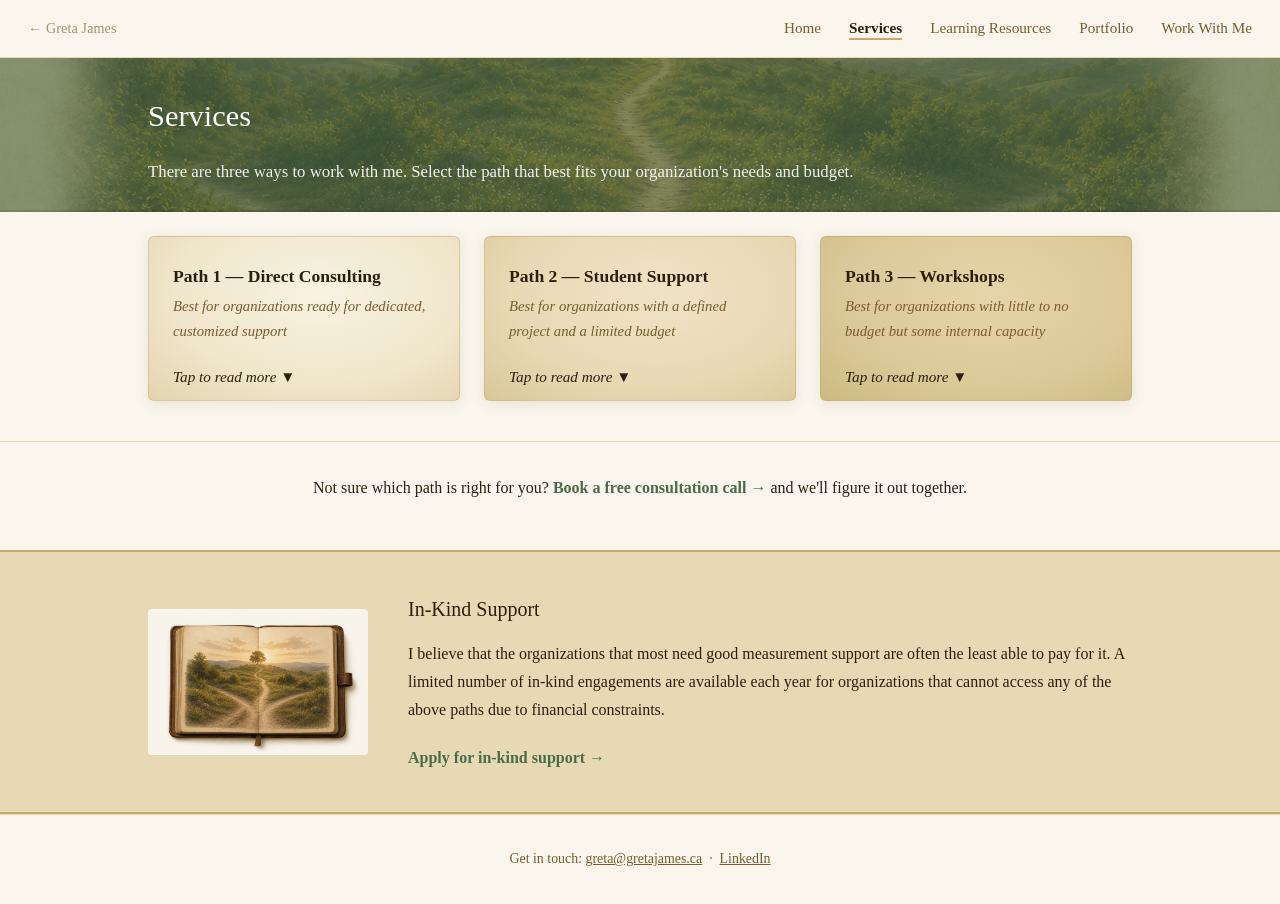
<file: beyondsurveys/services.html>
<!DOCTYPE html>
<html lang="en">
<head>
  <meta charset="UTF-8" />
  <meta name="viewport" content="width=device-width, initial-scale=1.0" />
  <title>Services — Beyond Surveys Consulting</title>
  <link rel="preconnect" href="https://fonts.googleapis.com" />
  <link rel="preconnect" href="https://fonts.gstatic.com" crossorigin />
  <link href="https://fonts.googleapis.com/css2?family=Patrick+Hand&display=swap" rel="stylesheet" />
  <!-- Shared Beyond Surveys stylesheet: tokens, reset, nav, bio card, footer -->
  <link rel="stylesheet" href="style.css" />

  <style>
    /* ─────────────────────────────────────────────────────────────
       SERVICES PAGE — page-specific styles
    ───────────────────────────────────────────────────────────── */

    /* ─────────────────────────────────────────────────────────────
       PAGE INTRO
    ───────────────────────────────────────────────────────────── */
    .page-intro {
      padding: 2rem 0 1.6rem;
      background:
        linear-gradient(rgba(74, 107, 74, 0.65), rgba(74, 107, 74, 0.65)),
        url('../assets/banner path in woods.png') center / cover no-repeat;
      border-bottom: 2px solid rgba(0, 0, 0, 0.1);
    }

    .page-intro h1 {
      font-size: 1.9rem;
      font-weight: normal;
      color: #ffffff;
      margin-bottom: 1rem;
    }

    .page-intro p {
      font-size: 1.05rem;
      color: rgba(255, 255, 255, 0.92);
      line-height: 1.5;
    }

    /* ─────────────────────────────────────────────────────────────
       TRACK CARDS
       Three equal cards side by side on desktop, stacked on mobile.
       Each card: cream background, amber top border, consistent padding.
    ───────────────────────────────────────────────────────────── */
    .tracks-section {
      padding: 1.5rem 0 2.5rem;
    }

    .tracks-grid {
      display: grid;
      grid-template-columns: repeat(3, 1fr);
      gap: 1.5rem;
      align-items: start;
    }

    .track-card {
      display: flex;
      flex-direction: column;
      border: 1px solid rgba(180, 140, 80, 0.3);
      border-radius: 6px;
      box-shadow: 0 3px 14px rgba(122, 92, 46, 0.13);
      padding: 1.75rem 1.5rem 1.5rem;
      position: relative;
      z-index: 1;
      overflow: hidden;
      max-height: 165px;
      cursor: pointer;
      transition: max-height 0.45s ease;
    }

    .track-card.expanded {
      overflow: visible;
      transition: max-height 0.45s ease, overflow 0s 0.45s;
    }

    .expand-hint {
      font-size: 0.85rem;
      color: var(--deep-brown);
      font-style: italic;
      margin-top: 0.25rem;
      margin-bottom: 0;
    }

    .track-card.expanded .expand-hint { display: none; }

    /* Scroll rolls only visible when expanded; overflow:hidden clips them when collapsed */
    .track-card:not(.expanded)::before,
    .track-card:not(.expanded)::after { display: none; }

    /* Scroll rolls — oval pseudo-elements peek above and below each card.
       z-index: -1 puts them behind the card face but visible where they
       extend outside the card bounds. */
    .track-card::before,
    .track-card::after {
      content: '';
      position: absolute;
      left: 8px;
      right: 8px;
      height: 20px;
      border-radius: 50%;
      z-index: -1;
    }
    .track-card::before { top: -10px; }
    .track-card::after  {
      bottom: -10px;
      box-shadow: 0 5px 8px rgba(122, 92, 46, 0.2);
    }

    /* Graduated parchment — Path 1 freshest, Path 3 most aged */
    .tracks-grid .track-card:nth-child(1) {
      background: radial-gradient(ellipse at 55% 35%, #FAF2E2 0%, #F0E6CB 60%, #E2D4AE 100%);
    }
    .tracks-grid .track-card:nth-child(2) {
      background: radial-gradient(ellipse at 55% 35%, #F0E3C5 0%, #E8D9B5 60%, #D8C898 100%);
    }
    .tracks-grid .track-card:nth-child(3) {
      background: radial-gradient(ellipse at 55% 35%, #E6D5A8 0%, #DCC99A 60%, #CCBA80 100%);
    }

    /* Roll colors — slightly darker than each card's aged edge, with a
       radial gradient suggesting a rounded surface catching light */
    .tracks-grid .track-card:nth-child(1)::before,
    .tracks-grid .track-card:nth-child(1)::after {
      background: radial-gradient(ellipse at center, #D8C8A4 0%, #C4B080 80%);
    }
    .tracks-grid .track-card:nth-child(2)::before,
    .tracks-grid .track-card:nth-child(2)::after {
      background: radial-gradient(ellipse at center, #CCBC90 0%, #B8A870 80%);
    }
    .tracks-grid .track-card:nth-child(3)::before,
    .tracks-grid .track-card:nth-child(3)::after {
      background: radial-gradient(ellipse at center, #C0AA78 0%, #A89460 80%);
    }

    .track-card h2 {
      font-size: 1.1rem;
      font-weight: bold;
      color: var(--ink);
      margin-bottom: 0.4rem;
      line-height: 1.3;
    }

    .track-card .best-for {
      font-style: italic;
      font-size: 0.92rem;
      color: var(--deep-brown);
      margin-bottom: 1rem;
    }

    .track-card p {
      font-size: 0.95rem;
      color: var(--ink);
      margin-bottom: 1rem;
      line-height: 1.7;
    }

    .track-card ul {
      font-size: 0.95rem;
      color: var(--ink);
      padding-left: 1.2rem;
      margin-bottom: 1.25rem;
      line-height: 1.7;
    }

    .track-card ul li {
      margin-bottom: 0.35rem;
    }

    .track-card .track-action {
      display: block;
      font-size: 1.15rem;
      color: var(--green);
      text-decoration: none;
      margin-top: auto;
      padding-top: 1rem;
      white-space: nowrap;
    }
    .track-card .track-action:hover { color: var(--deep-brown); }

    /* ─────────────────────────────────────────────────────────────
       "NOT SURE" CTA
       Centred below the three cards, quiet separator above.
    ───────────────────────────────────────────────────────────── */
    .not-sure {
      padding: 2rem 0 3rem;
      border-top: 1px solid var(--cream);
      text-align: center;
      font-size: 1rem;
      color: var(--ink);
    }

    .not-sure a {
      color: var(--green);
      font-weight: bold;
      text-decoration: none;
    }
    .not-sure a:hover { color: var(--deep-brown); }

    /* ─────────────────────────────────────────────────────────────
       IN-KIND SUPPORT
       Visually prominent — cream background with amber borders,
       matching the CTA block treatment on the home page.
    ───────────────────────────────────────────────────────────── */
    .inkind-section {
      background: var(--cream);
      border-top: 2px solid var(--amber);
      border-bottom: 2px solid var(--amber);
      padding: 2.5rem 0;
    }

    .inkind-section h2 {
      font-size: 1.25rem;
      font-weight: normal;
      color: var(--ink);
      margin-bottom: 0.85rem;
    }

    .inkind-section p {
      font-size: 1rem;
      color: var(--ink);
      max-width: 640px;
      margin-bottom: 1.25rem;
    }

    .inkind-section a {
      color: var(--green);
      font-weight: bold;
      text-decoration: none;
    }
    .inkind-section a:hover { color: var(--deep-brown); }

    /* In-kind layout: image left, text right */
    .inkind-layout {
      display: flex;
      gap: 2.5rem;
      align-items: center;
    }

    .inkind-image {
      flex: 0 0 auto;
      width: 220px;
    }

    .inkind-image img {
      width: 100%;
      height: auto;
      display: block;
      border-radius: 4px;
    }

    .inkind-text {
      flex: 1 1 0;
      min-width: 0;
    }

    .inkind-text p {
      max-width: none;
    }

    /* ─────────────────────────────────────────────────────────────
       RESPONSIVE
    ───────────────────────────────────────────────────────────── */
    @media (max-width: 760px) {
      .tracks-grid { grid-template-columns: 1fr; }
      /* Hide scroll rolls on mobile — stacked cards would cause overlapping rolls */
      .track-card::before,
      .track-card::after { display: none; }
      .inkind-layout {
        flex-direction: column;
        align-items: flex-start;
      }
      .inkind-image { width: 100%; max-width: 320px; }
    }

    @media (max-width: 560px) {
      .page-intro { padding: 2.5rem 0 2rem; }
      .page-intro h1 { font-size: 1.55rem; }
    }
  </style>
</head>
<body>

  <!-- ────────────────────────────────────────────────────────────
       NAVBAR
       ← Greta James  (back-link, secondary)
       Home | Services | Learning Resources | Portfolio | Work With Me
  ─────────────────────────────────────────────────────────────── -->
  <nav class="site-nav" aria-label="Beyond Surveys navigation">
    <a href="../" class="nav-back">← Greta James</a>
    <ul class="nav-links">
      <li><a href="index.html">Home</a></li>
      <li>
        <span class="nav-current" aria-current="page">Services</span>
      </li>
      <li><a href="learning.html">Learning Resources</a></li>
      <li><a href="portfolio.html">Portfolio</a></li>
      <li><a href="workwithme.html">Work With Me</a></li>
    </ul>
  </nav>

  <!-- ────────────────────────────────────────────────────────────
       PAGE INTRO
  ─────────────────────────────────────────────────────────────── -->
  <section class="page-intro">
    <div class="container">
      <h1>Services</h1>
      <p>There are three ways to work with me. Select the path that best fits your organization's needs and budget.</p>
    </div>
  </section>

  <!-- ────────────────────────────────────────────────────────────
       PATH CARDS
       Each card has an anchor ID (track1, track2, track3) so the
       Work With Me page can link directly to a specific path.
  ─────────────────────────────────────────────────────────────── -->
  <section class="tracks-section">
    <div class="container">
      <div class="tracks-grid">

        <!-- Path 1 -->
        <div class="track-card" id="track1">
          <h2>Path 1 — Direct Consulting</h2>
          <p class="best-for">Best for organizations ready for dedicated, customized support</p>
          <p class="expand-hint">Tap to read more ▼</p>
          <p>This path is totally customizable.  Tell me what you need and we will build it!</p>
          <p>Past projects have included:</p>
          <ul>
            <li>Reviewing existing research to scope and design a new program</li>
            <li>Measuring the impact of an existing program</li>
            <li>Developing KPIs and dashboards for organization-wide performance tracking</li>
            <li>Designing shared measurement initiatives across multiple organizations</li>
	    <li>Building a custom measurement training program</li>
          </ul>
          <a href="workwithme.html#enquire-form" class="track-action">Book a free consultation call →</a>
        </div>

        <!-- Path 2 -->
        <div class="track-card" id="track2">
          <h2>Path 2 — Student Support</h2>
          <p class="best-for">Best for organizations with a defined project and a limited budget</p>
          <p class="expand-hint">Tap to read more ▼</p>
          <p>Customizable like Path 1, but work with a graduate student instead at a significantly reduced cost.</p>
          <ul>
            <li>I match you with a suitable graduate student and supervise the work</li>
            <li>The student works independently and sets their own fee or honorarium arrangement with your organization</li>
            <li>My fee covers the time I spend on supervision, guidance, and quality review</li>
          </ul>
          <a href="workwithme.html#enquire-form" class="track-action">Match me with a student →</a>
        </div>

        <!-- Path 3 -->
        <div class="track-card" id="track3">
          <h2>Path 3 — Workshops</h2>
          <p class="best-for">Best for organizations with little to no budget but some internal capacity</p>
          <p class="expand-hint">Tap to read more ▼</p>
          <p>Access my free workshop content and apply it to your organization yourself.  Reach out to me for support if and when you need it.</p>
          <ul>
            <li>All workshop content is free and openly available</li>
            <li>Work through the material at your own pace and apply it to your programs as you go</li>
            <li>Want support along the way? Reach out to me to help you work through the content as it applies to your specific context (small cost)</li>
            <li>Prefer to learn with others? I periodically offer synchronous cohort-based courses in partnership with M4C —
              <!-- TODO: replace href with M4C mailing list link when available -->
              <a href="#">join the M4C mailing list</a> to be notified of upcoming offerings
            </li>
          </ul>
          <a href="workwithme.html#enquire-form" class="track-action">Get extra support →</a>
          <a href="learning.html" class="track-action" style="margin-top: 0.75rem; padding-top: 0;">Browse learning resources →</a>
        </div>

      </div><!-- /tracks-grid -->
    </div>
  </section>

  <!-- ────────────────────────────────────────────────────────────
       "NOT SURE WHICH PATH" CTA
  ─────────────────────────────────────────────────────────────── -->
  <div class="not-sure">
    <div class="container">
      <p>
        Not sure which path is right for you?
        <a href="https://gretajames.github.io/beyondsurveys/workwithme.html#enquire-form">Book a free consultation call →</a>
        and we'll figure it out together.
      </p>
    </div>
  </div>

  <!-- ────────────────────────────────────────────────────────────
       IN-KIND SUPPORT
  ─────────────────────────────────────────────────────────────── -->
  <div class="inkind-section">
    <div class="container">
      <div class="inkind-layout">
        <div class="inkind-image">
          <img src="../assets/Path in the woods.png" alt="A path through the woods" />
        </div>
        <div class="inkind-text">
          <h2>In-Kind Support</h2>
          <p>I believe that the organizations that most need good measurement support are often the least able to pay for it. A limited number of in-kind engagements are available each year for organizations that cannot access any of the above paths due to financial constraints.</p>
          <a href="inkind.html">Apply for in-kind support →</a>
        </div>
      </div>
    </div>
  </div>

  <!-- ────────────────────────────────────────────────────────────
       FOOTER
  ─────────────────────────────────────────────────────────────── -->
  <footer class="site-footer">
    <div class="container">
      <p>
        Get in touch:
        <a href="mailto:greta@gretajames.ca">greta@gretajames.ca</a>
        &nbsp;·&nbsp;
        <a href="https://www.linkedin.com/in/greta-james/" target="_blank" rel="noopener noreferrer">LinkedIn</a>
      </p>
    </div>
  </footer>

  <script>
    var cards = Array.from(document.querySelectorAll('.track-card'));

    // Auto-expand and center when arriving via a #track anchor (e.g. from learning page)
    if (window.location.hash && /^#track\d+$/.test(window.location.hash)) {
      var maxH = Math.max.apply(null, cards.map(function(c) { return c.scrollHeight; }));
      cards.forEach(function(c) {
        c.classList.add('expanded');
        c.style.minHeight = maxH + 'px';
        c.style.maxHeight = maxH + 'px';
      });
      setTimeout(function() {
        var target = document.querySelector(window.location.hash);
        if (target) { target.scrollIntoView({ behavior: 'smooth', block: 'center' }); }
      }, 80);
    }

    cards.forEach(function(card) {
      /* Links follow their href; don't let the click bubble up and toggle the cards */
      card.querySelectorAll('a').forEach(function(link) {
        link.addEventListener('click', function(e) { e.stopPropagation(); });
      });

      card.addEventListener('click', function() {
        if (this.classList.contains('expanded')) {
          /* Collapse all — clear min-height so cards shrink back */
          cards.forEach(function(c) {
            c.style.minHeight = '';
            c.style.maxHeight = '165px';
            c.classList.remove('expanded');
          });
        } else {
          /* Expand all: set both min and max to tallest scrollHeight so every
             card is exactly the same height and flex pushes links to the bottom */
          var maxH = Math.max.apply(null, cards.map(function(c) { return c.scrollHeight; }));
          cards.forEach(function(c) {
            c.classList.add('expanded');
            c.style.minHeight = maxH + 'px';
            c.style.maxHeight = maxH + 'px';
          });
        }
      });
    });
  </script>

<script data-goatcounter="https://gretajames.goatcounter.com/count"
        async src="//gc.zgo.at/count.js"></script>
</body>
</html>
</file>
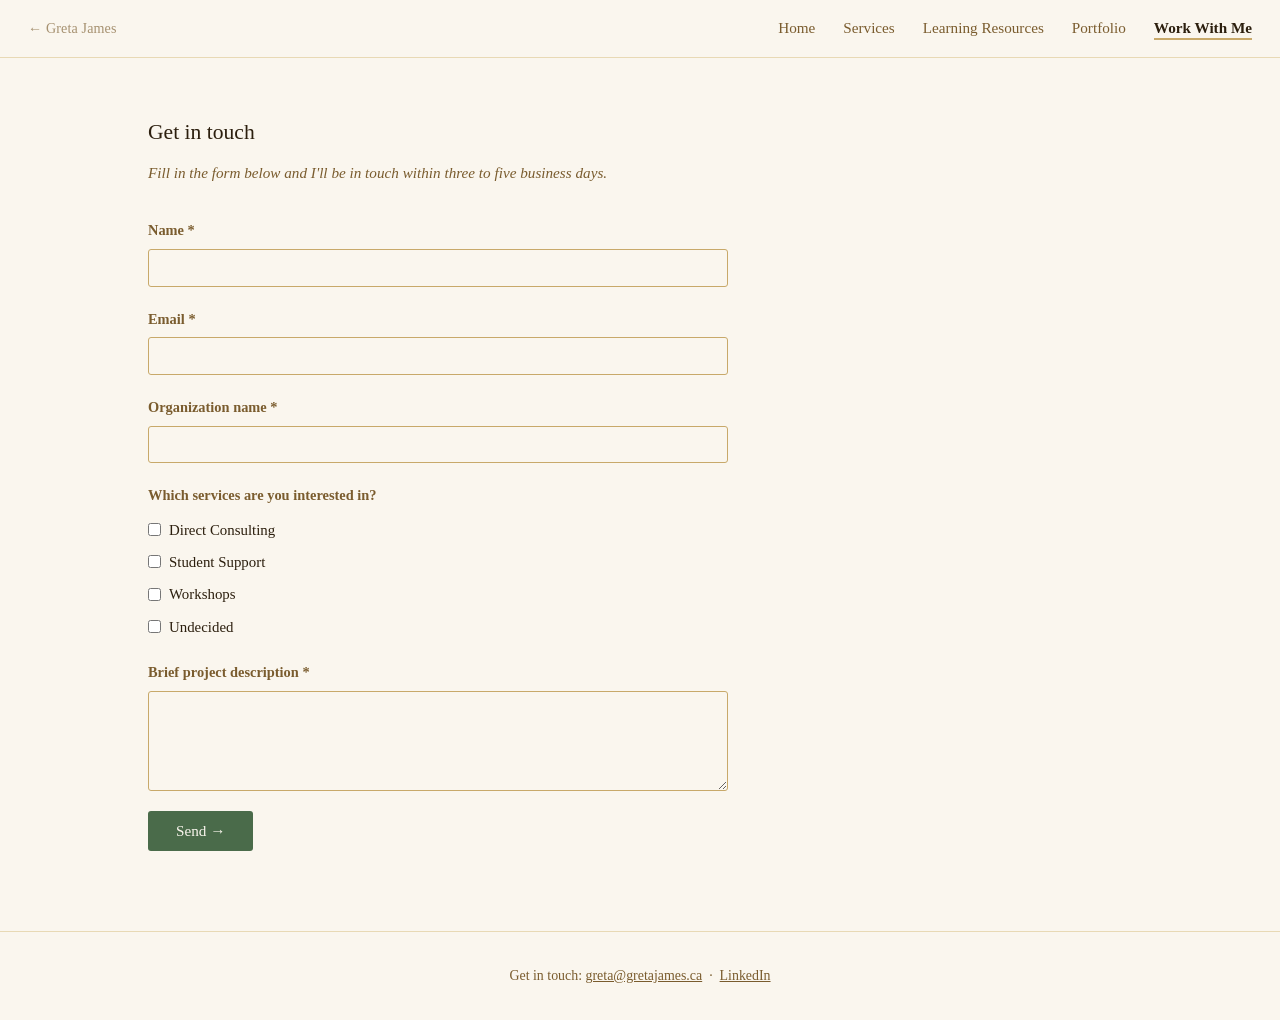
<file: beyondsurveys/workwithme.html>
<!DOCTYPE html>
<html lang="en">
<head>
  <meta charset="UTF-8" />
  <meta name="viewport" content="width=device-width, initial-scale=1.0" />
  <title>Work With Me — Beyond Surveys Consulting</title>
  <link rel="preconnect" href="https://fonts.googleapis.com" />
  <link rel="preconnect" href="https://fonts.gstatic.com" crossorigin />
  <link href="https://fonts.googleapis.com/css2?family=Patrick+Hand&display=swap" rel="stylesheet" />
  <!-- Shared Beyond Surveys stylesheet: tokens, reset, nav, bio card, footer -->
  <link rel="stylesheet" href="style.css" />

  <style>
    /* ─────────────────────────────────────────────────────────────
       WORK WITH ME PAGE — Get in Touch form only
    ───────────────────────────────────────────────────────────── */

    .form-section {
      padding: 3.5rem 0 5rem;
    }

    .form-section h2 {
      font-size: 1.35rem;
      font-weight: normal;
      color: var(--ink);
      margin-bottom: 0.5rem;
    }

    .form-section .form-intro {
      font-size: 0.95rem;
      color: var(--deep-brown);
      font-style: italic;
      margin-bottom: 2rem;
    }

    .enquiry-form {
      max-width: 580px;
      display: flex;
      flex-direction: column;
      gap: 1.25rem;
    }

    .form-field {
      display: flex;
      flex-direction: column;
      gap: 0.35rem;
    }

    .form-field label {
      font-size: 0.9rem;
      color: var(--deep-brown);
      font-weight: bold;
    }

    .form-field input,
    .form-field textarea {
      font-family: Georgia, 'Times New Roman', serif;
      font-size: 0.95rem;
      color: var(--ink);
      background: var(--parchment);
      border: 1px solid var(--amber);
      border-radius: 3px;
      padding: 0.55rem 0.75rem;
      width: 100%;
      transition: border-color 0.2s;
    }

    .form-field input:focus,
    .form-field textarea:focus {
      outline: none;
      border-color: var(--green);
    }

    .form-field textarea {
      resize: vertical;
      min-height: 100px;
    }

    /* Checkbox group — multi-select service interest */
    .checkbox-group {
      display: flex;
      flex-direction: column;
      gap: 0.4rem;
      margin-top: 0.15rem;
    }

    .checkbox-group label {
      font-weight: normal;
      font-size: 0.93rem;
      color: var(--ink);
      display: flex;
      align-items: center;
      gap: 0.5rem;
      cursor: pointer;
    }

    .checkbox-group input[type="checkbox"] {
      width: auto;
      accent-color: var(--green);
    }

    /* Submit button */
    .form-submit {
      display: inline-block;
      background: var(--green);
      color: var(--parchment);
      border: none;
      border-radius: 3px;
      padding: 0.7rem 1.75rem;
      font-family: Georgia, 'Times New Roman', serif;
      font-size: 0.95rem;
      cursor: pointer;
      transition: background 0.2s;
      align-self: flex-start;
    }
    .form-submit:hover { background: #3a5a3a; }

    /* Confirmation message — hidden by default, shown on submission */
    .form-confirmation {
      display: none;
      font-size: 1rem;
      font-style: italic;
      color: var(--ink);
      padding: 1.5rem;
      background: var(--cream);
      border-left: 3px solid var(--green);
      border-radius: 0 4px 4px 0;
      max-width: 580px;
    }

    @media (max-width: 560px) {
      .form-section { padding: 2.5rem 0 3.5rem; }
    }
  </style>
</head>
<body>

  <!-- ────────────────────────────────────────────────────────────
       NAVBAR
  ─────────────────────────────────────────────────────────────── -->
  <nav class="site-nav" aria-label="Beyond Surveys navigation">
    <a href="../" class="nav-back">← Greta James</a>
    <ul class="nav-links">
      <li><a href="index.html">Home</a></li>
      <li><a href="services.html">Services</a></li>
      <li><a href="learning.html">Learning Resources</a></li>
      <li><a href="portfolio.html">Portfolio</a></li>
      <li>
        <span class="nav-current" aria-current="page">Work With Me</span>
      </li>
    </ul>
  </nav>

  <!-- ────────────────────────────────────────────────────────────
       GET IN TOUCH FORM
       TODO: Replace YOUR_FORMSPREE_ENDPOINT with real endpoint
             once Formspree account is created before go-live.
  ─────────────────────────────────────────────────────────────── -->
  <section class="form-section" id="enquire-form">
    <div class="container">
      <h2>Get in touch</h2>
      <p class="form-intro">Fill in the form below and I'll be in touch within three to five business days.</p>

      <form
        class="enquiry-form"
        action="https://formspree.io/YOUR_FORMSPREE_ENDPOINT"
        method="POST"
        id="enquiry-form-el"
      >
        <input type="hidden" name="_subject" value="Beyond Surveys — Enquiry" />

        <div class="form-field">
          <label for="enquiry-name">Name <span aria-hidden="true">*</span></label>
          <input type="text" id="enquiry-name" name="name" required autocomplete="name" />
        </div>

        <div class="form-field">
          <label for="enquiry-email">Email <span aria-hidden="true">*</span></label>
          <input type="email" id="enquiry-email" name="email" required autocomplete="email" />
        </div>

        <div class="form-field">
          <label for="enquiry-org">Organization name <span aria-hidden="true">*</span></label>
          <input type="text" id="enquiry-org" name="organization" required />
        </div>

        <div class="form-field">
          <label>Which services are you interested in?</label>
          <div class="checkbox-group">
            <label><input type="checkbox" name="services" value="Direct Consulting" /> Direct Consulting</label>
            <label><input type="checkbox" name="services" value="Student Support" /> Student Support</label>
            <label><input type="checkbox" name="services" value="Workshops" /> Workshops</label>
            <label><input type="checkbox" name="services" value="Undecided" /> Undecided</label>
          </div>
        </div>

        <div class="form-field">
          <label for="enquiry-description">Brief project description <span aria-hidden="true">*</span></label>
          <textarea id="enquiry-description" name="description" required></textarea>
        </div>

        <button type="submit" class="form-submit">Send →</button>
      </form>

      <div class="form-confirmation" id="enquiry-confirmation">
        Thanks for reaching out. I'll be in touch within three to five business days.
      </div>
    </div>
  </section>

  <!-- ────────────────────────────────────────────────────────────
       FOOTER
  ─────────────────────────────────────────────────────────────── -->
  <footer class="site-footer">
    <div class="container">
      <p>
        Get in touch:
        <a href="mailto:greta@gretajames.ca">greta@gretajames.ca</a>
        &nbsp;·&nbsp;
        <a href="https://www.linkedin.com/in/greta-james/" target="_blank" rel="noopener noreferrer">LinkedIn</a>
      </p>
    </div>
  </footer>

  <script>
    // Replace enquiry form with confirmation on submit
    document.getElementById('enquiry-form-el').addEventListener('submit', function(e) {
      e.preventDefault();
      var form = this;
      var data = new FormData(form);
      fetch(form.action, { method: 'POST', body: data, headers: { 'Accept': 'application/json' } })
        .then(function(res) {
          if (res.ok) {
            form.style.display = 'none';
            document.getElementById('enquiry-confirmation').style.display = 'block';
          }
        });
    });
  </script>

<script data-goatcounter="https://gretajames.goatcounter.com/count"
        async src="//gc.zgo.at/count.js"></script>
</body>
</html>
</file>
<file: beyondsurveys/style.css>
/* ═══════════════════════════════════════════════════════════════
   beyondsurveys/style.css
   Shared stylesheet for all Beyond Surveys Consulting pages.
   Load this first, then add page-specific styles in a <style>
   block in <head> after this link.
═══════════════════════════════════════════════════════════════ */

/* ─────────────────────────────────────────────────────────────
   DESIGN TOKENS — parchment palette
─────────────────────────────────────────────────────────────── */
:root {
  --parchment:  #FAF6EE;
  --cream:      #E8D9B5;
  --amber:      #C8A96A;
  --deep-brown: #7A5C2E;
  --green:      #4A6B4A;
  --ink:        #2C1F0E;
}

/* ─────────────────────────────────────────────────────────────
   RESET & BASE
─────────────────────────────────────────────────────────────── */
*, *::before, *::after {
  box-sizing: border-box;
  margin: 0;
  padding: 0;
}

html { scroll-behavior: smooth; }

body {
  font-family: Georgia, 'Times New Roman', serif;
  background: var(--parchment);
  color: var(--ink);
  line-height: 1.75;
}

a {
  color: var(--deep-brown);
  transition: color 0.2s;
}
a:hover { color: var(--green); }

/* ─────────────────────────────────────────────────────────────
   LAYOUT CONTAINER
─────────────────────────────────────────────────────────────── */
.container {
  max-width: 1040px;
  margin: 0 auto;
  padding: 0 1.75rem;
}

/* ─────────────────────────────────────────────────────────────
   NAVBAR
   Left:  ← Greta James (subtle back-link to hub)
   Right: Home | Services | Learning Resources | Portfolio | Work With Me
   Back-link hides at ≤ 760px to save space on tablet.
─────────────────────────────────────────────────────────────── */
.site-nav {
  position: sticky;
  top: 0;
  z-index: 100;
  background: var(--parchment);
  border-bottom: 1px solid var(--cream);
  padding: 0.9rem 1.75rem;
  display: flex;
  align-items: center;
  gap: 1.5rem;
}

/* Back-link — secondary, muted, does not compete with main nav */
.nav-back {
  font-size: 0.88rem;
  color: var(--deep-brown);
  text-decoration: none;
  white-space: nowrap;
  opacity: 0.65;
  margin-right: auto;
  letter-spacing: 0.01em;
}
.nav-back:hover {
  color: var(--green);
  opacity: 1;
}

.nav-links {
  list-style: none;
  display: flex;
  gap: 1.75rem;
  align-items: center;
  flex-wrap: wrap;
}

.nav-links a {
  text-decoration: none;
  font-size: 0.95rem;
  color: var(--deep-brown);
  white-space: nowrap;
}
.nav-links a:hover { color: var(--green); }

/* Current-page indicator — static text, amber underline */
.nav-current {
  font-size: 0.95rem;
  color: var(--ink);
  font-weight: bold;
  border-bottom: 2px solid var(--amber);
  padding-bottom: 2px;
  cursor: default;
  user-select: none;
  white-space: nowrap;
}

/* ─────────────────────────────────────────────────────────────
   MINI BIO CARD
   Used at the bottom of pages that introduce Greta to visitors
   who landed on an interior page (e.g. Home, Portfolio).
─────────────────────────────────────────────────────────────── */
.bio-card-section {
  border-top: 1px solid var(--cream);
  padding: 2.5rem 0 3.5rem;
}

.bio-card {
  display: flex;
  align-items: center;
  gap: 1.5rem;
  background: var(--cream);
  border-radius: 4px;
  padding: 1.5rem 1.75rem;
  max-width: 560px;
  box-shadow: 2px 3px 12px rgba(44, 31, 14, 0.08);
}

.bio-card-photo {
  width: 72px;
  height: 72px;
  border-radius: 50%;
  object-fit: cover;
  border: 2px solid var(--amber);
  flex-shrink: 0;
}

.bio-card-text p {
  font-size: 0.93rem;
  color: var(--ink);
  line-height: 1.6;
  margin-bottom: 0.55rem;
  margin-top: 0;
}

.bio-card-text a {
  font-size: 0.92rem;
  color: var(--green);
  text-decoration: none;
}
.bio-card-text a:hover { color: var(--deep-brown); }

/* ─────────────────────────────────────────────────────────────
   FOOTER
─────────────────────────────────────────────────────────────── */
.site-footer {
  padding: 2rem 0;
  border-top: 1px solid var(--cream);
  text-align: center;
  font-size: 0.87rem;
  color: var(--deep-brown);
}

.site-footer a { color: var(--deep-brown); }
.site-footer a:hover { color: var(--green); }

/* ─────────────────────────────────────────────────────────────
   RESPONSIVE — navbar breakpoints (shared across all pages)
─────────────────────────────────────────────────────────────── */
@media (max-width: 760px) {
  .nav-back { display: none; }
  .nav-links { gap: 1.1rem; }
  .nav-links a, .nav-current { font-size: 0.88rem; }
}

@media (max-width: 560px) {
  .nav-links { gap: 0.75rem; }
  .nav-links a, .nav-current { font-size: 0.8rem; }
  /* Bio card stacks vertically on small screens */
  .bio-card { flex-direction: column; text-align: center; max-width: 100%; }
}
</file>
